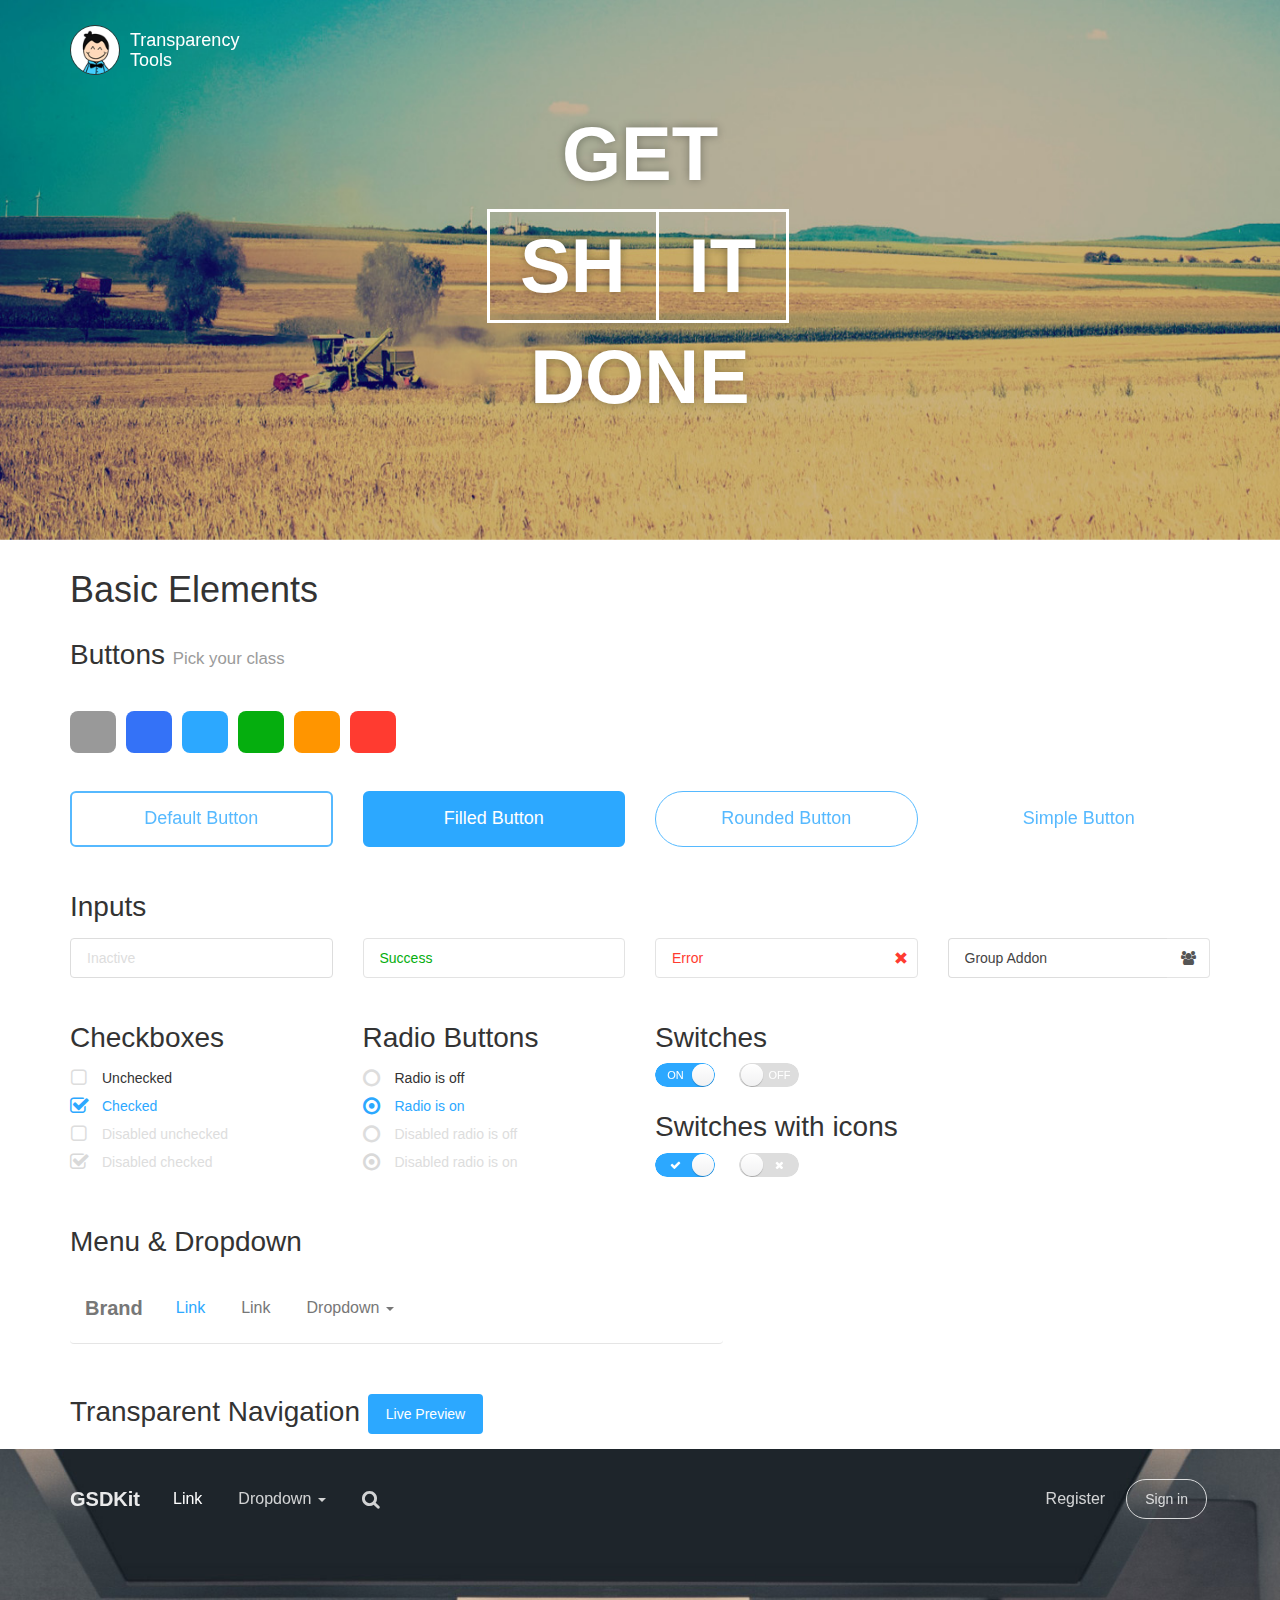
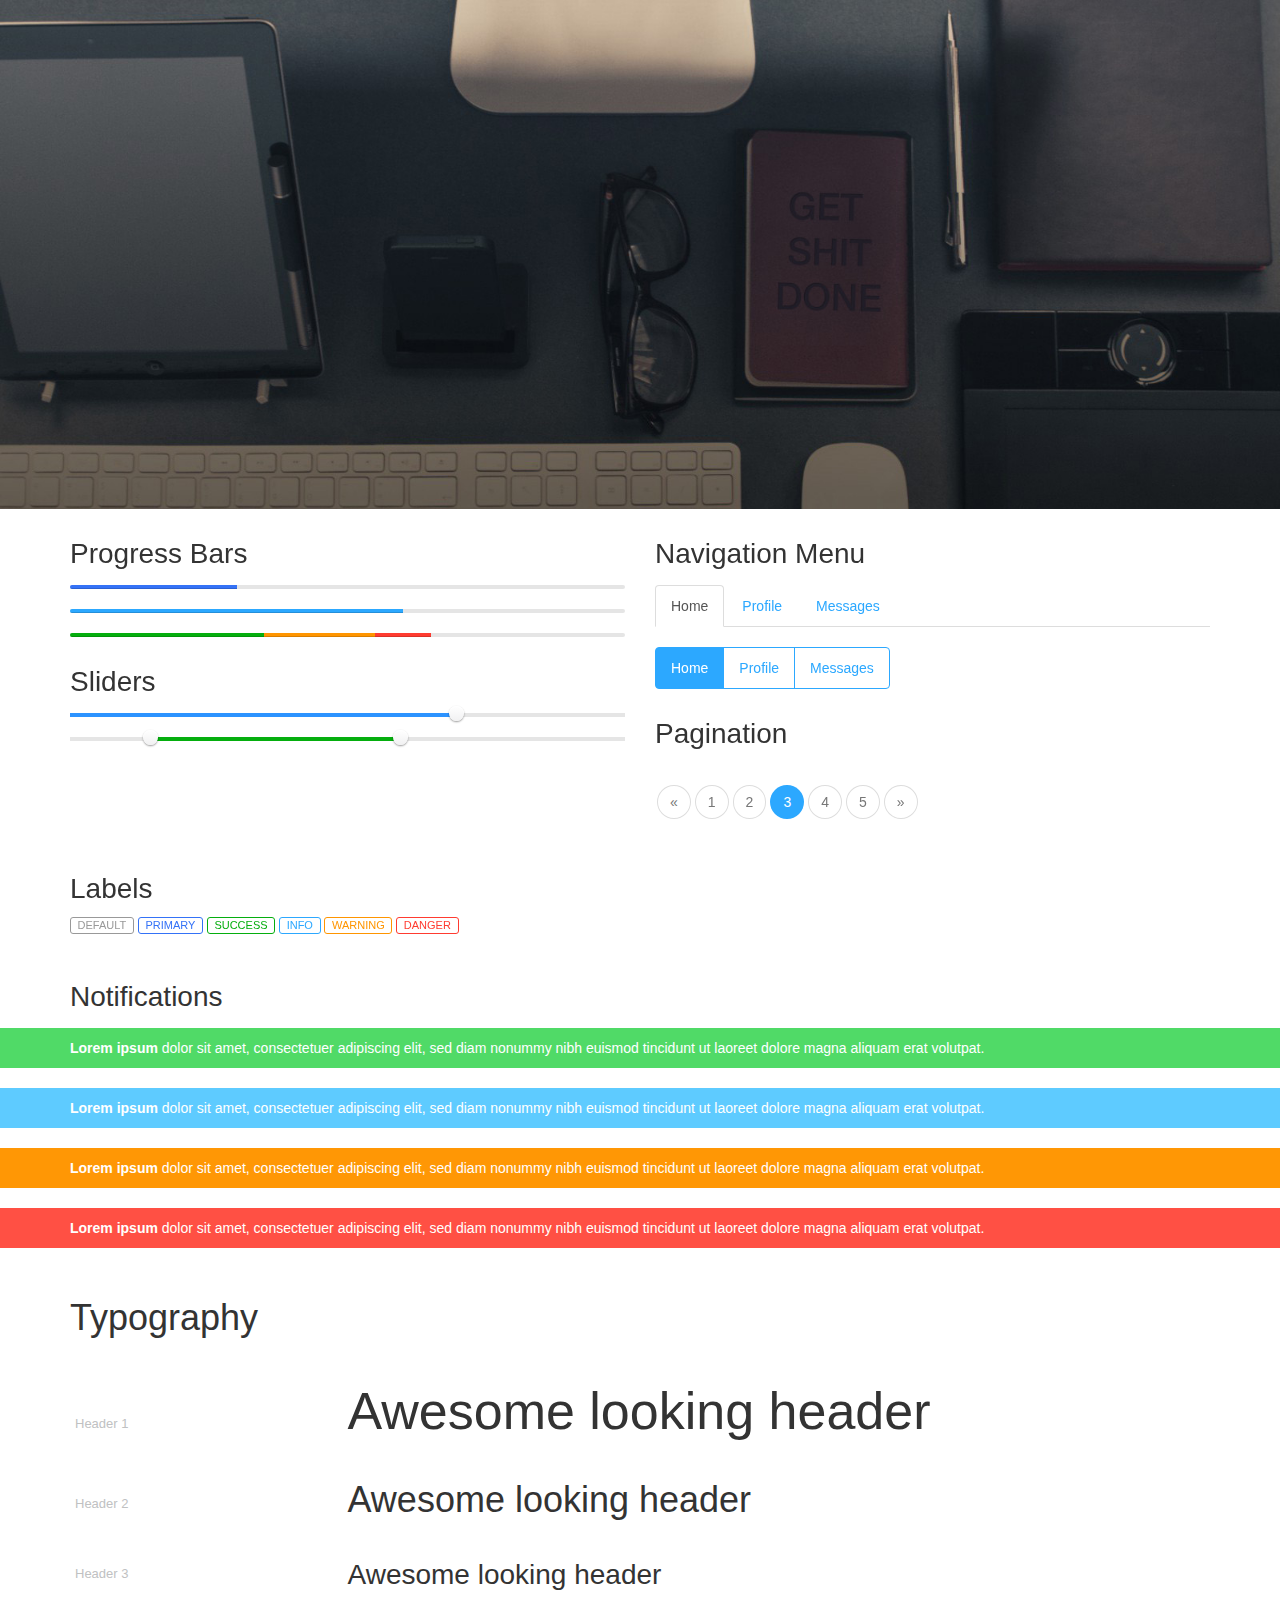
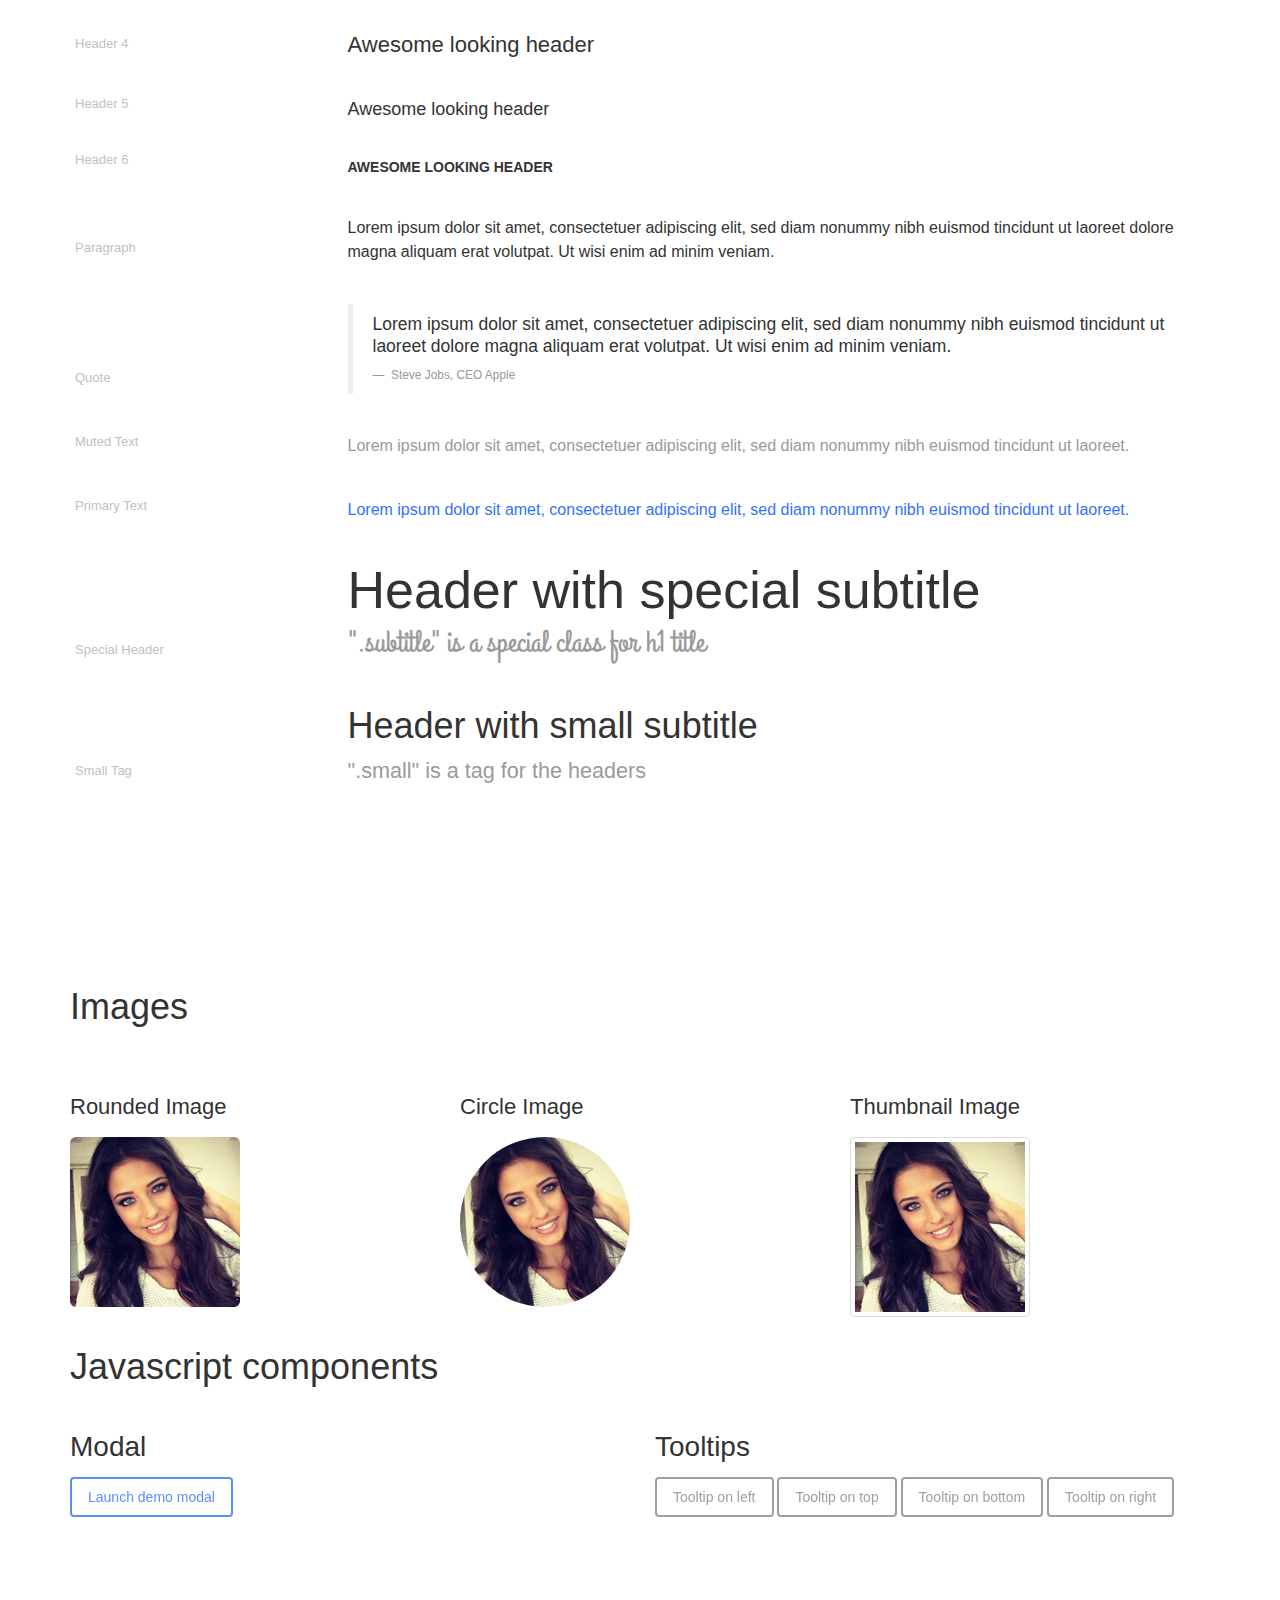
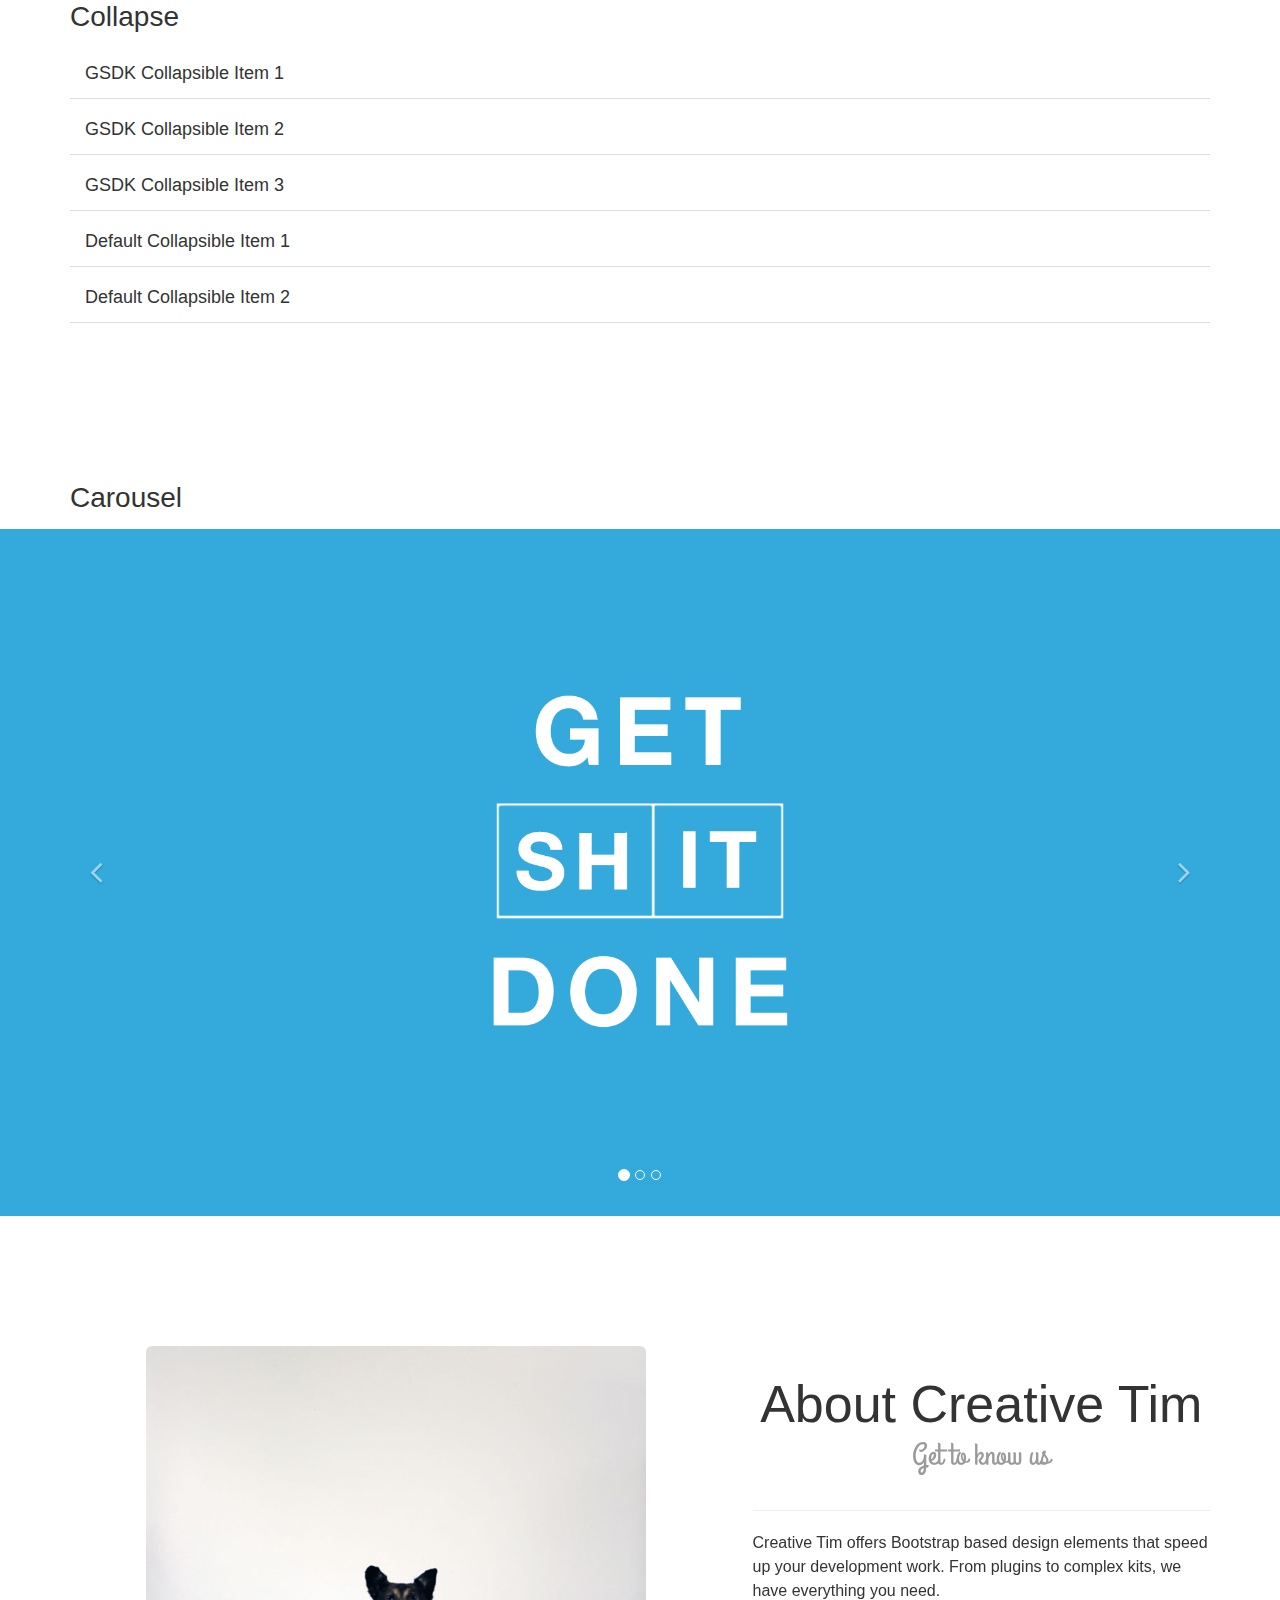
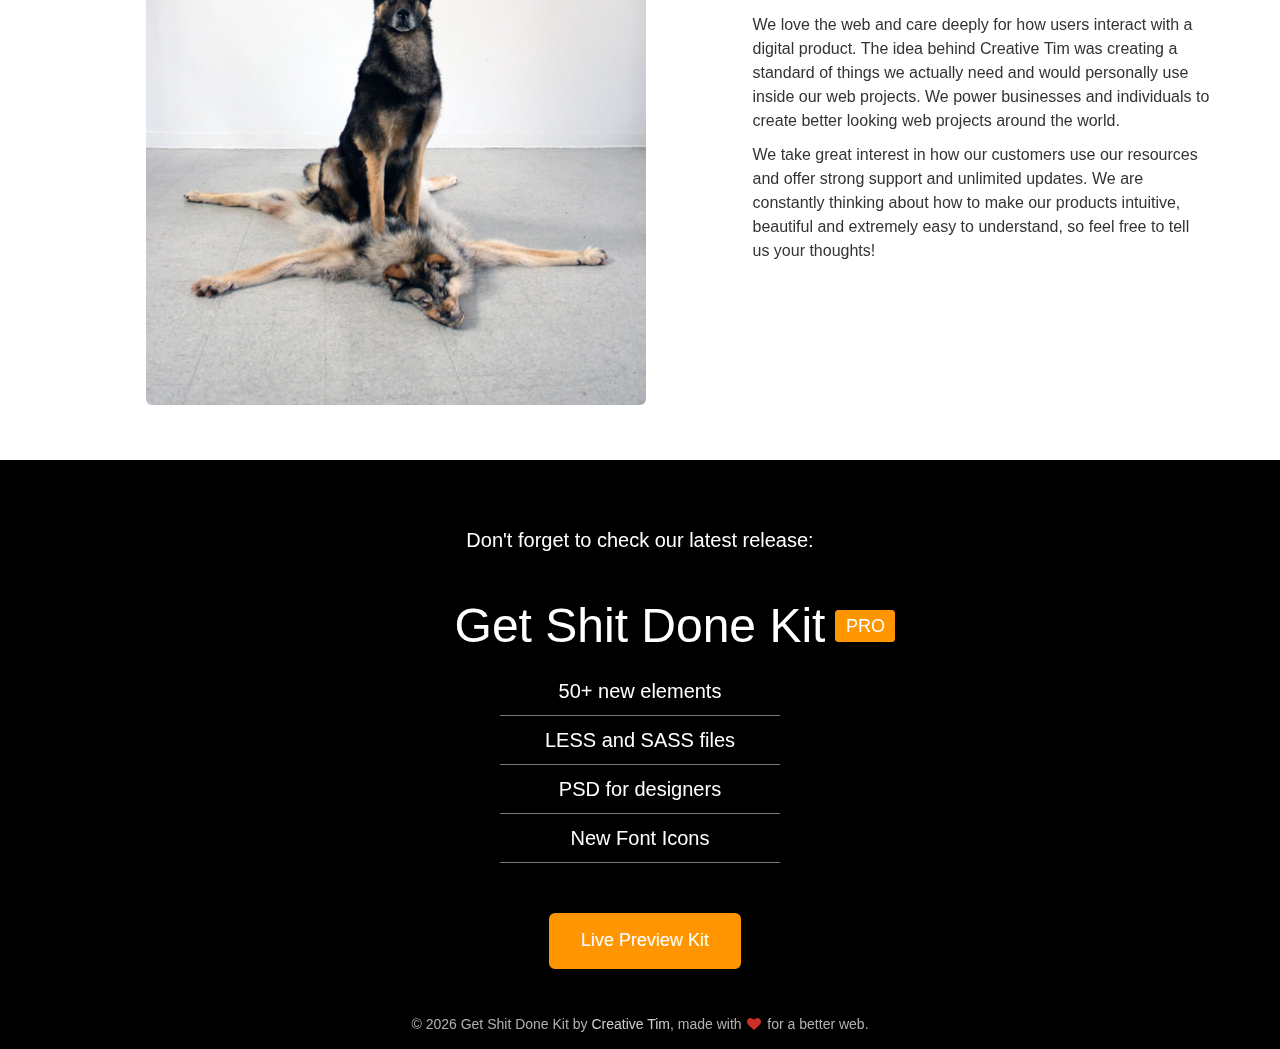
<file: 01/index.html>
<!doctype html>
<html lang="en">
<head>
	<meta charset="utf-8" />
	<link rel="apple-touch-icon" sizes="76x76" href="assets/img/apple-icon.png">
	<link rel="icon" type="image/png" href="assets/img/favicon.png">	
	
	<meta http-equiv="X-UA-Compatible" content="IE=edge,chrome=1" />
	<title>Get Shit Done Kit by Creative Tim</title>

	<meta content='width=device-width, initial-scale=1.0, maximum-scale=1.0, user-scalable=0' name='viewport' />
    <meta name="viewport" content="width=device-width" />
	
    <link href="bootstrap3/css/bootstrap.css" rel="stylesheet" />
	<link href="assets/css/gsdk.css" rel="stylesheet" />  
    <link href="assets/css/demo.css" rel="stylesheet" /> 
    
    <!--     Font Awesome     -->
    <link href="bootstrap3/css/font-awesome.css" rel="stylesheet">
    <link href='http://fonts.googleapis.com/css?family=Grand+Hotel' rel='stylesheet' type='text/css'>
</head>
<body>
<div id="navbar-full">
    <div class="container">
        <nav class="navbar navbar-ct-blue navbar-transparent navbar-fixed-top" role="navigation">
          
          <div class="container">
            <!-- Brand and toggle get grouped for better mobile display -->
            <div class="navbar-header">
                <button type="button" class="navbar-toggle" data-toggle="collapse" data-target="#bs-example-navbar-collapse-1">
                    <span class="sr-only">Toggle navigation</span>
                    <span class="icon-bar"></span>
                    <span class="icon-bar"></span>
                    <span class="icon-bar"></span>
                </button>
                <a href="http://creative-tim.com">
                     <div class="logo-container">
                        <div class="logo">
                            <img src="assets/img/new_logo.png">
                        </div>
                        <div class="brand">
                           Transparency Tools
                        </div>
                    </div>
                </a>
            </div>


          </div><!-- /.container-fluid -->
        </nav>
    </div><!--  end container-->
    
    <div class='blurred-container'>
        <div class="motto">
            <div>Get</div>
            <div class="border no-right-border">Sh</div><div class="border">it</div>
            <div>Done</div>
        </div>
        <div class="img-src" style="background-image: url('assets/img/cover_4.jpg')"></div>
        <div class='img-src blur' style="background-image: url('assets/img/cover_4_blur.jpg')"></div>
    </div>
    
</div>     
    


<div class="main">
    <div class="container tim-container">
       
        <div class="tim-title">
            <h2>Basic Elements</h2>
        </div>
        
        <div id="buttons">
                <div class="tim-title">
                    <h3>Buttons <small> Pick your class </small></h3>
                </div>
                
                <div class="row tim-row">
                    <div class="col-md-6">
                        <div class="pick-class">
                            <span class="pick-class-label label-default label-fill label-tooltip" data-toggle="tooltip" data-placement="top" title="Default" new-class="btn-default"> </span>
                            <span class="pick-class-label label-primary label-fill label-tooltip" data-toggle="tooltip" data-placement="top" title="Primary" new-class="btn-primary"> </span>
                            <span class="pick-class-label label-info label-fill label-tooltip" data-toggle="tooltip" data-placement="top" title="Info" new-class="btn-info"> </span>
                            <span class="pick-class-label label-success label-fill label-tooltip" data-toggle="tooltip" data-placement="top" title="Success" new-class="btn-success"> </span>
                            <span class="pick-class-label label-warning label-fill label-tooltip" data-toggle="tooltip" data-placement="top" title="Warning" new-class="btn-warning"> </span>
                            <span class="pick-class-label label-danger label-fill label-tooltip" data-toggle="tooltip" data-placement="top" title="Danger" new-class="btn-danger"> </span>
                        </div>
                    </div>
                </div>
                <div class="row tim-row" id="display-buttons" data-class="btn-info">
                    <div class="col-md-3 col-sm-6">
                        <button href="#fakelink" class="btn btn-block btn-lg btn-info">Default Button</button>
                    </div>
                    <div class="col-md-3 col-sm-6">
                        <button href="#fakelink" class="btn btn-block btn-lg btn-info btn-fill">Filled Button</button>
                    </div>
                    <div class="col-md-3 col-sm-6">
                        <button href="#fakelink" class="btn btn-block btn-lg btn-info btn-round">Rounded Button</button>
                    </div>
                    
                    <div class="col-md-3 col-sm-6">
                        <button href="#fakelink" class="btn btn-block btn-lg btn-info btn-simple">Simple Button</button>
                    </div>
                </div> <!-- end row -->               
        </div>
    <!-- end buttons div -->
    
        <div id="inputs">
            <div class="tim-title">
                <h3>Inputs</h3>
            </div>
            
             <div class="row">
                    <div class="col-sm-3">
                	<div class="form-group">
        	        	<input type="text" value="" placeholder="Inactive" class="form-control" />
                	</div>          
                </div>
                
                <div class="col-sm-3">
                  <div class="form-group has-success">
                    <input type="text" value="Success" class="form-control" />
                  </div>
                </div>
                
                <div class="col-sm-3">
                  <div class="form-group has-error has-feedback">
                    <input type="text" value="Error" class="form-control" />
                    <span class="glyphicon glyphicon-remove form-control-feedback"></span>
                  </div>
                </div>
    
                <div class="col-sm-3">
                	<div class="input-group">
                	<!-- 	   Since the css properties cannot check the previous sibling of an element and for the design consistency we recommend to use the "input-group-addon" after the "form-control" like in this example -->
                      <input type="text" value="Group Addon" class="form-control">
                      <span class="input-group-addon"><i class="fa fa-group"></i></span>
                    </div>       
                </div>
              </div> <!-- end row -->
            
            <div class="row">
                <div class="col-sm-3">
                    <div class="tim-title">
                        <h3>Checkboxes</h3>
                    </div>
                    
                      <label class="checkbox" for="checkbox1">
                        <input type="checkbox" value="" id="checkbox1" data-toggle="checkbox">
                        Unchecked
                      </label>
                      <label class="checkbox" for="checkbox2">
                        <input type="checkbox" value="" id="checkbox2" data-toggle="checkbox" checked>
                        Checked
                      </label>
                      <label class="checkbox" for="checkbox3">
                        <input type="checkbox" value="" id="checkbox3" data-toggle="checkbox" disabled>
                        Disabled unchecked
                      </label>
                      <label class="checkbox" for="checkbox4">
                        <input type="checkbox" value="" id="checkbox4" data-toggle="checkbox" disabled checked>
                        Disabled checked
                      </label>
                </div>
                
                <div class="col-sm-3">
                    <div class="tim-title">
                        <h3>Radio Buttons</h3>
                    </div>
                    
                       <label class="radio">
                        <input type="radio" name="optionsRadios" data-toggle="radio" id="optionsRadios1" value="option1">
                        <i></i>Radio is off
                      </label>
                      <label class="radio">
                        <input type="radio" name="optionsRadios" data-toggle="radio" id="optionsRadios2" value="option1" checked>
                        <i></i>Radio is on
                      </label>
            
                      <label class="radio">
                        <input type="radio" name="optionsRadiosDisabled" data-toggle="radio" id="optionsRadios3" value="option2" disabled>
                        <i></i>Disabled radio is off
                      </label>
                      <label class="radio">
                        <input type="radio" name="optionsRadiosDisabled" data-toggle="radio" id="optionsRadios4" value="option2" checked disabled>
                        <i></i>Disabled radio is on
                      </label>
                    
                </div>      
                
                <div class="col-sm-3">
                    <div class="tim-title">
                        <h3>Switches</h3>
                        <!--                    
                        
                        The colors for checkbox: ct-blue[default], ct-azure, ct-orange, ct-green, ct-red    
                        <input type="checkbox" checked data-toggle="switch" class="ct-red"/> 
                         
                         -->
                        <input type="checkbox" checked data-toggle="switch" class="ct-info"/>
                        <input type="checkbox" data-toggle="switch" />
                        <h3>Switches with icons</h3>
                        <div class="switch"
                          data-on-label="<i class='fa fa-check'></i>"
                          data-off-label="<i class='fa fa-times'></i>">
                          <input type="checkbox" checked/>
                        </div>
                        <div class="switch"
                          data-on-label="<i class='fa fa-check'></i>"
                          data-off-label="<i class='fa fa-times'></i>">
                          <input type="checkbox"/>
                        </div>
                    </div>
                </div> 
  
                <div class="col-sm-3">
                   
                </div>               
                    
            </div><!--  end row -->
    
        </div><!--  end inputs -->
        
        <div id="menu-dropdown">
            <div class="row">
                <div class="col-md-7">
                    <div class="tim-title">
                        <h3>Menu & Dropdown</h3>
                    </div>
                    
                    <div id="navbar">
                        <nav class="navbar navbar-default">
                          <div class="container-fluid">
                            <!-- Brand and toggle get grouped for better mobile display -->
                            <div class="navbar-header">
                              <button type="button" class="navbar-toggle" data-toggle="collapse" data-target="#bs-example-navbar-collapse-1">
                                <span class="sr-only">Toggle navigation</span>
                                <span class="icon-bar"></span>
                                <span class="icon-bar"></span>
                                <span class="icon-bar"></span>
                              </button>
                              <a class="navbar-brand" href="#gsdk">Brand</a>
                            </div>
                        
                            <!-- Collect the nav links, forms, and other content for toggling -->
                            <div class="collapse navbar-collapse" id="bs-example-navbar-collapse-1">
                              <ul class="nav navbar-nav">
                                <li class="active"><a href="#gsdk">Link</a></li>
                                <li><a href="#gsdk">Link</a></li>
                                <li class="dropdown">
                                  <a href="#gsdk" class="dropdown-toggle" data-toggle="dropdown">Dropdown <b class="caret"></b></a>
                                  <ul class="dropdown-menu">
                                    <li><a href="#gsdk">Action</a></li>
                                    <li><a href="#gsdk">Another action</a></li>
                                    <li><a href="#gsdk">Something else here</a></li>
                                    <li class="divider"></li>
                                    <li><a href="#gsdk">Separated link</a></li>
                                    <li class="divider"></li>
                                    <li><a href="#gsdk">One more separated link</a></li>
                                  </ul>
                                </li>
                              </ul>
                            </div><!-- /.navbar-collapse -->
                          </div><!-- /.container-fluid -->
                        </nav>
                    
                    </div><!--  end navbar -->
                    
                </div>
                
            </div> <!-- end row -->
        </div> <!-- end menu-dropdown -->
        <div class="tim-title">
        <h3>Transparent Navigation
             <a href="navbar-transparent.html" target="_blank" class="btn btn-info btn-fill">Live Preview</a>
        </h3>


    </div>
    </div>
</div>
 <div id="navbar-full">
    <div id="navbar">
    <div class="navigation-example">
         <nav class="navbar navbar-default navbar-transparent" role="navigation-demo">
          <div class="container">
            <!-- Brand and toggle get grouped for better mobile display -->
            <div class="navbar-header">
              <button type="button" class="navbar-toggle" data-toggle="collapse" data-target="#navigation-example-2">
                <span class="sr-only">Toggle navigation</span>
                <span class="icon-bar"></span>
                <span class="icon-bar"></span>
                <span class="icon-bar"></span>
              </button>
              <a class="navbar-brand" href="#gsdk">GSDKit</a>
            </div>
        
        <!-- Collect the nav links, forms, and other content for toggling -->
            <div class="collapse navbar-collapse" id="navigation-example-2">
              <ul class="nav navbar-nav">
                <li class="active"><a href="#gsdk">Link</a></li>
                <li class="dropdown">
                      <a href="#gsdk" class="dropdown-toggle" data-toggle="dropdown">Dropdown <b class="caret"></b></a>
                      <ul class="dropdown-menu">
                        <li><a href="#gsdk">Action</a></li>
                        <li><a href="#gsdk">Another action</a></li>
                        <li><a href="#gsdk">Something</a></li>
                        <li><a href="#gsdk">Another action</a></li>
                        <li><a href="#gsdk">Something</a></li>
                        <li class="divider"></li>
                        <li><a href="#gsdk">Separated link</a></li>
                      </ul>
                </li>
                <li>
                    <a href="javascript:void(0);" data-toggle="search" class="hidden-xs"><i class="fa fa-search"></i></a>
                </li>
              </ul>
               <form class="navbar-form navbar-left navbar-search-form" role="search">                  
                 <div class="form-group">
                      <input type="text" value="" class="form-control" placeholder="Search...">
                 </div> 
              </form>
              <ul class="nav navbar-nav navbar-right">
                    <li><a href="#gsdk">Register</a></li>
                    
                    <li><button href="#gsdk" class="btn btn-round btn-default">Sign in</button></li>
               </ul>
              
            </div><!-- /.navbar-collapse -->

          </div><!-- /.container-fluid -->
        </nav>        
            <div class="img-src" style="background-image: url('assets/img/bg.jpg')"></div>
        </div>
    </div><!--  end navbar -->

</div> <!-- end menu-dropdown -->

<div class="main">
    <div class="container tim-container">
         <div id="sliders-navigation">
            <div class="row">
                <div class="col-md-6 ">
                    <div class="tim-title">
                        <h3>Progress Bars</h3>
                    </div>
                    <div class="progress">
                      <div class="progress-bar" role="progressbar" aria-valuenow="60" aria-valuemin="0" aria-valuemax="100" style="width: 30%;">
                        <span class="sr-only">60% Complete</span>
                      </div>
                    </div>
                    <div class="progress">
                      <div class="progress-bar progress-bar-info" role="progressbar" aria-valuenow="60" aria-valuemin="0" aria-valuemax="100" style="width: 60%;">
                        <span class="sr-only">60% Complete</span>
                      </div>
                    </div>
                    <div class="progress">
                      <div class="progress-bar progress-bar-success" style="width: 35%">
                        <span class="sr-only">35% Complete (success)</span>
                      </div>
                      <div class="progress-bar progress-bar-warning" style="width: 20%">
                        <span class="sr-only">20% Complete (warning)</span>
                      </div>
                      <div class="progress-bar progress-bar-danger" style="width: 10%">
                        <span class="sr-only">10% Complete (danger)</span>
                      </div>
                    </div>
                    <div class="tim-title">
                        <h3>Sliders</h3>
                    </div>
                    <div id="slider-default" class="slider-info"></div>
                    <br>
                    <div id="slider-range" class="slider-success"></div>
                    
                </div>
                
                <div class="col-md-6">
                     <div class="tim-title">
                        <h3>Navigation Menu</h3>
                    </div>    
                    
                    <ul class="nav nav-tabs">
                      <li class="active"><a href="#Bla">Home</a></li>
                      <li><a href="#nice">Profile</a></li>
                      <li><a href="#best">Messages</a></li>
                      
                    </ul>
                    <br />
                    <ul class="nav nav-pills">
                     <!--  color-classes: "ct-blue", "ct-azure", "ct-orange", "ct-red", "ct-green"
                           special-classes: "no-border"        
                     -->
                      <li class="active"><a href="#gsdk">Home</a></li>
                      <li><a href="#gsdk"> Profile</a></li>
                      <li><a href="#gsdk">Messages</a></li>
                    </ul>
                    
                    <div class="tim-title">
                        <h3>Pagination</h3>
                    </div>  
                    <ul class="pagination"> 
                     <!--   color-classes: "ct-blue", "ct-azure", "ct-orange", "ct-red", "ct-green"
                            special-classes: "no-border"        
                     -->
                      <li><a href="#gsdk">&laquo;</a></li>
                      <li><a href="#gsdk">1</a></li>
                      <li><a href="#gsdk">2</a></li>
                      <li class="active"><a href="#gsdk">3</a></li>
                      <li><a href="#gsdk">4</a></li>
                      <li><a href="#gsdk">5</a></li>
                      <li><a href="#gsdk">&raquo;</a></li>
                    </ul>      
                </div>
            </div>
        </div><!--  end sliders-navigation -->
        
        
        <div id="labels-badges">
            <div class="row">
                <div class="col-md-6">
                    <div class="tim-title">
                        <h3>Labels</h3>
                        <span class="label label-default">Default</span>
                        <span class="label label-primary">Primary</span>
                        <span class="label label-success">Success</span>
                        <span class="label label-info">Info</span>
                        <span class="label label-warning">Warning</span>
                        <span class="label label-danger">Danger</span>
                    </div>
                </div>
                <div class="col-md-6">
                </div>
            </div> <!-- end row -->
        </div> <!-- end labels-badges -->
        <div class="tim-title">
            <h3>Notifications</h3>
        </div> 
    </div>
</div>

<div id="notifications">
<!--            De scris la tutorial sa bage in container  -->
    <div class="alert alert-success">
        <div class="container">
        <b>Lorem ipsum</b> dolor sit amet, consectetuer adipiscing elit, sed diam nonummy nibh euismod tincidunt ut laoreet dolore magna aliquam erat volutpat.
        </div>
    </div>
    <div class="alert alert-info">
        <div class="container">
        <b>Lorem ipsum</b> dolor sit amet, consectetuer adipiscing elit, sed diam nonummy nibh euismod tincidunt ut laoreet dolore magna aliquam erat volutpat.
        </div>
    </div>
    <div class="alert alert-warning">
         <div class="container">
             <b>Lorem ipsum</b> dolor sit amet, consectetuer adipiscing elit, sed diam nonummy nibh euismod tincidunt ut laoreet dolore magna aliquam erat volutpat.
        </div>
    </div>
    <div class="alert alert-danger">
         <div class="container">
             <b>Lorem ipsum</b> dolor sit amet, consectetuer adipiscing elit, sed diam nonummy nibh euismod tincidunt ut laoreet dolore magna aliquam erat volutpat.
        </div>
    </div>
    <div class="clearfix"></div>
</div><!--  end notifications -->    
        
<div class="main">
    <div class="container tim-container">
        <div class="tim-title">
            <h2>Typography</h2>
        </div>   
        <div id="typography">
            <div class="row">
                <div class="tim-typo">
                    <h1><span class="tim-note">Header 1</span>Awesome looking header </h1>
                </div>
                <div class="tim-typo">
                    <h2><span class="tim-note">Header 2</span>Awesome looking header</h2>
                </div>
                <div class="tim-typo">
                    <h3><span class="tim-note">Header 3</span>Awesome looking header</h3>
                </div>
                <div class="tim-typo">
                    <h4><span class="tim-note">Header 4</span>Awesome looking header</h4>
                </div>
                <div class="tim-typo">
                    <h5><span class="tim-note">Header 5</span>Awesome looking header</h5>
                </div>
                 <div class="tim-typo">
                    <h6><span class="tim-note">Header 6</span>Awesome looking header</h6>
                </div>
                <div class="tim-typo">
                    <p><span class="tim-note">Paragraph</span>            Lorem ipsum dolor sit amet, consectetuer adipiscing elit, sed diam nonummy nibh euismod tincidunt ut laoreet dolore magna aliquam erat volutpat. Ut wisi enim ad minim veniam.</p>
                </div>
                <div class="tim-typo">
                    <span class="tim-note">Quote</span>      
                    <blockquote> 
                     <p>
                     Lorem ipsum dolor sit amet, consectetuer adipiscing elit, sed diam nonummy nibh euismod tincidunt ut laoreet dolore magna aliquam erat volutpat. Ut wisi enim ad minim veniam.
                     </p>
                     <small>
                     Steve Jobs, CEO Apple
                     </small>
                    </blockquote>
                </div>
                
                <div class="tim-typo">
                    <span class="tim-note">Muted Text</span>
                    <p class="text-muted">            
                    Lorem ipsum dolor sit amet, consectetuer adipiscing elit, sed diam nonummy nibh euismod tincidunt ut laoreet.
                    </p>
                </div> 
                <div class="tim-typo">
                    <!-- 
                    
                     there are also "text-info", "text-success", "text-warning", "text-warning" clases for the text 
                     
                     -->
                    <span class="tim-note">Primary Text</span>
                    <p class="text-primary">            
                    Lorem ipsum dolor sit amet, consectetuer adipiscing elit, sed diam nonummy nibh euismod tincidunt ut laoreet.
                    </p>
                </div> 
                <div class="tim-typo">
                    <h1><span class="tim-note">Special Header</span>Header with special subtitle <small class="subtitle">".subtitle" is a special class for h1 title</small> </h1>
                </div>
                <div class="tim-typo">
                    <h2><span class="tim-note">Small Tag</span>Header with small subtitle <br><small>".small" is a tag for the headers</small> </h2>
                </div>                                  
            </div>
        </div> 
        <!--   end typography -->
        <div class="space"></div>
        <div id="images">
             <div class="tim-title">
                <h2>Images</h2>
            </div>
            <br>
            <div class="row">
                <div class="col-md-4 col-sm-6">
                    <h4>Rounded Image</h4>
                    <img src="assets/img/mockup.png" alt="Rounded Image" class="img-rounded">
                    
                </div>
                <div class="col-md-4 col-sm-6">
                    <h4>Circle Image</h4>
                    <img src="assets/img/mockup.png" alt="Circle Image" class="img-circle">
                   
                </div>
                <div class="col-md-4 col-sm-6">
                    <h4>Thumbnail Image</h4>
                    <img src="assets/img/mockup.png" alt="Thumbnail Image" class="img-thumbnail">
                    
                </div>
            </div>
            <div class="row">
            
            </div>
        </div>  
    <!--   end images -->
        
        <div class="tim-title">
            <h2>Javascript components</h2>
        </div>
        
        <div class="row">
            <div class="col-md-6">
                <div class="tim-title">
                    <h3>Modal</h3>
                </div>
                
                <!-- Button trigger modal -->
                <button class="btn btn-primary" data-toggle="modal" data-target="#myModal">
                  Launch demo modal
                </button>
                
                <!-- Modal -->
                <div class="modal fade" id="myModal" tabindex="-1" role="dialog" aria-labelledby="myModalLabel" aria-hidden="true">
                  <div class="modal-dialog">
                    <div class="modal-content">
                      <div class="modal-header">
                        <button type="button" class="close" data-dismiss="modal" aria-hidden="true">&times;</button>
                        <h4 class="modal-title" id="myModalLabel">Modal title</h4>
                      </div>
                      <div class="modal-body">
                        ...
                      </div>
                      <div class="modal-footer">
                        <button type="button" class="btn btn-default btn-simple" data-dismiss="modal">Close</button>
                        <div class="divider"></div>
                        <button type="button" class="btn btn-info btn-simple">Save</button>
                      </div>
                    </div>
                  </div>
                </div>
                
                
            </div>
            
         <!--    end modal -->
            
            <div class="col-md-6">
                <div id="tooltips">
                    <div class="tim-title">
                        <h3>Tooltips</h3>
                    </div>
                    <button type="button" class="btn btn-default btn-tooltip" data-toggle="tooltip" data-placement="left" title="Tooltip on left">Tooltip on left</button>
        
        <button type="button" class="btn btn-default btn-tooltip" data-toggle="tooltip" data-placement="top" title="Tooltip on top">Tooltip on top</button>
        
        <button type="button" class="btn btn-default btn-tooltip" data-toggle="tooltip" data-placement="bottom" title="Tooltip on bottom">Tooltip on bottom</button>
        
        <button type="button" class="btn btn-default btn-tooltip" data-toggle="tooltip" data-placement="right" title="Tooltip on right">Tooltip on right</button>
                </div>
            </div>
            <div class="clearfix"></div><br><br>
        <!--     end tooltips -->
            
        </div><!--  end row -->
    
        <div class="tim-title">
            <h3>Collapse</h3>
        </div>
        <div id="acordeon">
            
            <div class="panel-group" id="accordion">
              <div class="panel panel-default">
                <div class="panel-heading">
                  <h4 class="panel-title">
                    <a data-target="#collapseOne" href="#collapseOne" data-toggle="gsdk-collapse">
                      GSDK Collapsible Item 1
                    </a>
                  </h4>
                </div>
                <div id="collapseOne" class="panel-collapse collapse">
                  <div class="panel-body">
                    Anim pariatur cliche reprehenderit, enim eiusmod high life accusamus terry richardson ad squid. 3 wolf moon officia aute, non cupidatat skateboard dolor brunch. Food truck quinoa nesciunt laborum eiusmod. Brunch 3 wolf moon tempor, sunt aliqua put a bird on it squid single-origin coffee nulla assumenda shoreditch et. Nihil anim keffiyeh helvetica, craft beer labore wes anderson cred nesciunt sapiente ea proident. Ad vegan excepteur butcher vice lomo. Leggings occaecat craft beer farm-to-table, raw denim aesthetic synth nesciunt you probably haven't heard of them accusamus labore sustainable VHS.
                  </div>
                </div>
              </div>
              <div class="panel panel-default">
                <div class="panel-heading">
                  <h4 class="panel-title">
                    <a data-target="#collapseTwo" href="#collapseTwo" data-toggle="gsdk-collapse">
                      GSDK Collapsible Item 2
                    </a>
                  </h4>
                </div>
                <div id="collapseTwo" class="panel-collapse collapse">
                  <div class="panel-body">
                    Anim pariatur cliche reprehenderit, enim eiusmod high life accusamus terry richardson ad squid. 3 wolf moon officia aute, non cupidatat skateboard dolor brunch. Food truck quinoa nesciunt laborum eiusmod. Brunch 3 wolf moon tempor, sunt aliqua put a bird on it squid single-origin coffee nulla assumenda shoreditch et. Nihil anim keffiyeh helvetica, craft beer labore wes anderson cred nesciunt sapiente ea proident. Ad vegan excepteur butcher vice lomo. Leggings occaecat craft beer farm-to-table, raw denim aesthetic synth nesciunt you probably haven't heard of them accusamus labore sustainable VHS.
                  </div>
                </div>
              </div>
              <div class="panel panel-default">
                <div class="panel-heading">
                  <h4 class="panel-title">
                    <a data-target="#collapseThree" href="#collapseTwo" data-toggle="gsdk-collapse">
                      GSDK Collapsible Item 3
                    </a>
                  </h4>
                </div>
                <div id="collapseThree" class="panel-collapse collapse">
                  <div class="panel-body">
                    Anim pariatur cliche reprehenderit, enim eiusmod high life accusamus terry richardson ad squid. 3 wolf moon officia aute, non cupidatat skateboard dolor brunch. Food truck quinoa nesciunt laborum eiusmod. Brunch 3 wolf moon tempor, sunt aliqua put a bird on it squid single-origin coffee nulla assumenda shoreditch et. Nihil anim keffiyeh helvetica, craft beer labore wes anderson cred nesciunt sapiente ea proident. Ad vegan excepteur butcher vice lomo. Leggings occaecat craft beer farm-to-table, raw denim aesthetic synth nesciunt you probably haven't heard of them accusamus labore sustainable VHS.
                  </div>
                </div>
              </div>
              <div class="panel panel-default">
                <div class="panel-heading">
                  <h4 class="panel-title">
                    <a data-toggle="collapse" href="#collapseFour">
                      Default Collapsible Item 1
                    </a>
                  </h4>
                </div>
                <div id="collapseFour" class="panel-collapse collapse">
                  <div class="panel-body">
                    Anim pariatur cliche reprehenderit, enim eiusmod high life accusamus terry richardson ad squid. 3 wolf moon officia aute, non cupidatat skateboard dolor brunch. Food truck quinoa nesciunt laborum eiusmod. Brunch 3 wolf moon tempor, sunt aliqua put a bird on it squid single-origin coffee nulla assumenda shoreditch et. Nihil anim keffiyeh helvetica, craft beer labore wes anderson cred nesciunt sapiente ea proident. Ad vegan excepteur butcher vice lomo. Leggings occaecat craft beer farm-to-table, raw denim aesthetic synth nesciunt you probably haven't heard of them accusamus labore sustainable VHS.
                  </div>
                </div>
              </div>
              <div class="panel panel-default">
                <div class="panel-heading">
                  <h4 class="panel-title">
                    <a data-toggle="collapse" href="#collapseFive">
                      Default Collapsible Item 2
                    </a>
                  </h4>
                </div>
                <div id="collapseFive" class="panel-collapse collapse">
                  <div class="panel-body">
                    Anim pariatur cliche reprehenderit, enim eiusmod high life accusamus terry richardson ad squid. 3 wolf moon officia aute, non cupidatat skateboard dolor brunch. Food truck quinoa nesciunt laborum eiusmod. Brunch 3 wolf moon tempor, sunt aliqua put a bird on it squid single-origin coffee nulla assumenda shoreditch et. Nihil anim keffiyeh helvetica, craft beer labore wes anderson cred nesciunt sapiente ea proident. Ad vegan excepteur butcher vice lomo. Leggings occaecat craft beer farm-to-table, raw denim aesthetic synth nesciunt you probably haven't heard of them accusamus labore sustainable VHS.
                  </div>
                </div>
              </div>
            </div>
            
        </div><!--  end acordeon -->
        
        <div class="space"></div>
        <div class="tim-title">
            <h3>Carousel</h3>
        </div>
    </div>
</div>
<div id="carousel">
    <!--    
            IMPORTANT - This carousel can have a special class for a smooth transition "gsdk-transition". Since javascript cannot be overwritten, if you want to use it, you can use the bootstrap.js or bootstrap.min.js from the GSDKit or you can open your bootstrap.js file, search for "emulateTransitionEnd(600)" and change it with "emulateTransitionEnd(1200)"     
            
    -->
    <div id="carousel-example-generic" class="carousel slide" data-ride="carousel">
      <!-- Indicators -->
      <ol class="carousel-indicators">
        <li data-target="#carousel-example-generic" data-slide-to="0" class="active"></li>
        <li data-target="#carousel-example-generic" data-slide-to="1"></li>
        <li data-target="#carousel-example-generic" data-slide-to="2"></li>
      </ol>
    
      <!-- Wrapper for slides -->
      <div class="carousel-inner">
        <div class="item active">
          <img src="assets/img/carousel_blue.png" alt="Awesome Image">
        </div>
        <div class="item">
          <img src="assets/img/carousel_green.png" alt="Awesome Image">
        </div>
        <div class="item">
          <img src="assets/img/carousel_red.png" alt="Awesome Image">
        </div>
      </div>
    
      <!-- Controls -->
      <a class="left carousel-control" href="#carousel-example-generic" data-slide="prev">
        <span class="fa fa-angle-left"></span>
      </a>
      <a class="right carousel-control" href="#carousel-example-generic" data-slide="next">
        <span class="fa fa-angle-right"></span>
      </a>
    </div>
</div> <!-- end carousel -->
<div class="main">
    <div class="container tim-container">
        <div id="extras">
            <div class="space"></div>
            <div class="row">
                <div class="col-md-7 col-md-offset-0 col-sm-10 col-sm-offset-1">
                    <div class="text-center">
                        <img src="assets/img/dulau.jpg" alt="Rounded Image" class="img-rounded img-responsive img-dog">
                    </div>
                </div>
                <div class="col-md-5 col-sm-12">
                                <h1 class="text-center">About Creative Tim
                                
                                <small class="subtitle">Get to know us</small></h1>
                                <hr>
                                <p>
                                Creative Tim offers Bootstrap based design elements that speed up your development work. From plugins to complex kits, we have everything you need. 
                                </p>
                                <p>
                                    We love the web and care deeply for how users interact with a digital product. The idea behind Creative Tim was creating a standard of things we actually need and would personally use inside our web projects. We power businesses and individuals to create better looking web projects around the world.
                                </p>
                                <p>
                                We take great interest in how our customers use our resources and offer strong support and unlimited updates. We are constantly thinking about how to make our products intuitive, beautiful and extremely easy to understand, so feel free to tell us your thoughts!                                   
                                </p>

                </div>
            </div>
        </div>
    <!--     end extras -->    
    </div>
<!-- end container -->
<div class="space-30"></div>
</div>


<!-- end main -->

<div class="parallax-pro">
    <div class="img-src" style="background-image: url('http://get-shit-done-pro.herokuapp.com/assets/img/bg6.jpg');"></div>
    <div class="container">
        <div class="row">
            <div class="col-md-12 text-center">
                <h1>
                    <small>
                       Don't forget to check our latest release:<a>
                    </small>
                </h1>
            </div>
            <div class="col-md-6 col-md-offset-3 col-md-12 text-center">
                <h1 class="hello text-center">
                   <a href="http://gsdk.creative-tim.com">Get Shit Done Kit <span class="label label-warning"> Pro</span></a>
                   <small>
                    <ul class="list-unstyled">
                        <li>50+ new elements</li>
                        <li>LESS and SASS files</li>
                        <li>PSD for designers</li>
                        <li>New Font Icons </li>
                    </ul>
                    </small>
                </h1>
                 <div class="actions">
                     <a class="btn btn-lg btn-warning btn-fill" href="http://gsdk.creative-tim.com/?ref=get-shit-done">Live Preview Kit</a>
                </div>
            </div>
        </div>
        <div class="space-30"></div>
        <div class="row">
             <div class="col-md-12 text-center">
                <div class="credits">
                    &copy; <script>document.write(new Date().getFullYear())</script> Get Shit Done Kit by <a href="http://creative-tim.com"> Creative Tim</a>, made with <i class="fa fa-heart heart" alt="love"></i> for a better web.
                </div>
            </div>
        </div>
    </div>

</div>

</body>

    <script src="jquery/jquery-1.10.2.js" type="text/javascript"></script>
	<script src="assets/js/jquery-ui-1.10.4.custom.min.js" type="text/javascript"></script>

	<script src="bootstrap3/js/bootstrap.js" type="text/javascript"></script>
	<script src="assets/js/gsdk-checkbox.js"></script>
	<script src="assets/js/gsdk-radio.js"></script>
	<script src="assets/js/gsdk-bootstrapswitch.js"></script>
	<script src="assets/js/get-shit-done.js"></script>
    <script src="assets/js/custom.js"></script>

<script type="text/javascript">
         
    $('.btn-tooltip').tooltip();
    $('.label-tooltip').tooltip();
    $('.pick-class-label').click(function(){
        var new_class = $(this).attr('new-class');  
        var old_class = $('#display-buttons').attr('data-class');
        var display_div = $('#display-buttons');
        if(display_div.length) {
        var display_buttons = display_div.find('.btn');
        display_buttons.removeClass(old_class);
        display_buttons.addClass(new_class);
        display_div.attr('data-class', new_class);
        }
    });
    $( "#slider-range" ).slider({
		range: true,
		min: 0,
		max: 500,
		values: [ 75, 300 ],
	});
	$( "#slider-default" ).slider({
			value: 70,
			orientation: "horizontal",
			range: "min",
			animate: true
	});
	$('.carousel').carousel({
      interval: 4000
    });
      
    
</script>
</html>
</file>
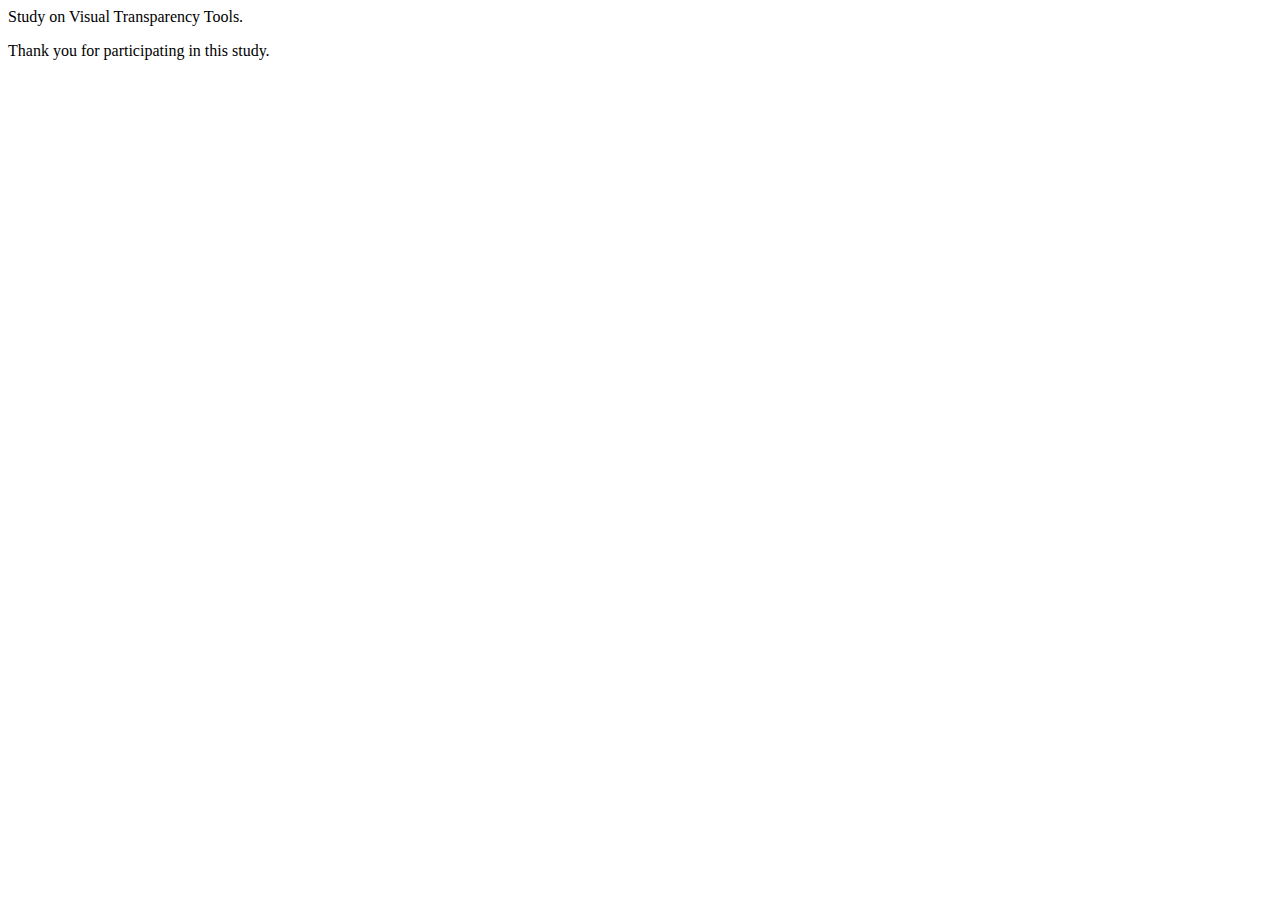
<file: index2.html>
<!DOCTYPE html>
<html lang="en">
<head>
    <meta charset="UTF-8">
    <title>Questionnaire</title>
</head>
<body
        class=""
        ng-app="questionnaire-page-2"
        ng-controller="Questionnaire as page" >
<!-- add init fxn -->
    <div class="header">
        Study on Visual Transparency Tools.
    </div>

    <div class="page welcome-page">
        <p>Thank you for participating in this study.</p>
    </div>





  <!-- Introductory page -->
  <!-- pages -->

  <!-- page 01 -->


  <!-- page 02 -->


  <!-- terminator page -->

</body>
</html>
</file>
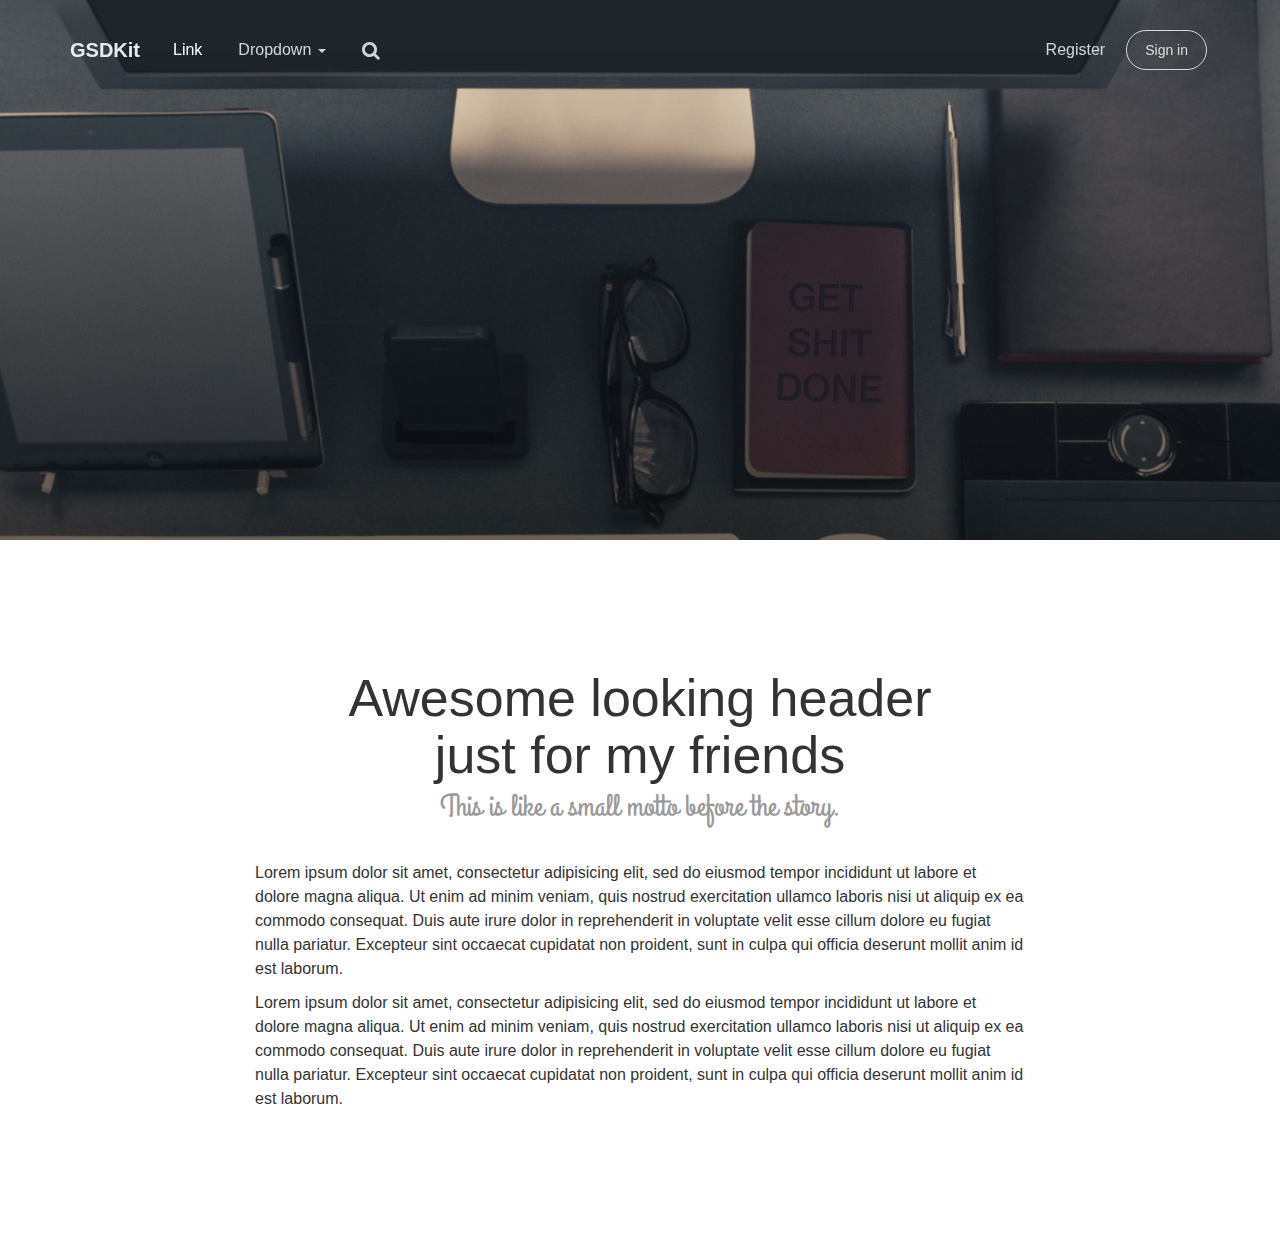
<file: 01/navbar-transparent.html>
<!doctype html>
<html lang="en">
<head>
	<meta charset="utf-8" />
	<link rel="apple-touch-icon" sizes="76x76" href="assets/img/apple-icon.png">
	<link rel="icon" type="image/png" href="assets/img/favicon.png">	
	
	<meta http-equiv="X-UA-Compatible" content="IE=edge,chrome=1" />
	<title>Get Shit Done Kit by Creative Tim</title>

	<meta content='width=device-width, initial-scale=1.0, maximum-scale=1.0, user-scalable=0' name='viewport' />
    <meta name="viewport" content="width=device-width" />
	
    <link href="bootstrap3/css/bootstrap.css" rel="stylesheet" />
    <link href="bootstrap3/css/font-awesome.css" rel="stylesheet" />
    
	<link href="assets/css/gsdk.css" rel="stylesheet" />   
    <link href="assets/css/demo.css" rel="stylesheet" /> 

    <!--     Font Awesome     -->
    <link href="http://netdna.bootstrapcdn.com/font-awesome/4.0.3/css/font-awesome.css" rel="stylesheet">
    <link href='http://fonts.googleapis.com/css?family=Grand+Hotel' rel='stylesheet' type='text/css'>
  
</head>

<body>
 <div id="navbar-full">
    <div id="navbar">
    <!--    
        navbar-default can be changed with navbar-ct-blue navbar-ct-azzure navbar-ct-red navbar-ct-green navbar-ct-orange  
        -->
        <nav class="navbar navbar-ct-blue navbar-transparent navbar-fixed-top" role="navigation">
          <div class="alert alert-success hidden">
            <div class="container">
                <b>Lorem ipsum</b> dolor sit amet, consectetuer adipiscing elit, sed diam nonummy nibh euismod tincidunt ut laoreet dolore magna aliquam erat volutpat.
            </div>
          </div>
          
          <div class="container">
            <!-- Brand and toggle get grouped for better mobile display -->
            <div class="navbar-header">
              <button type="button" class="navbar-toggle" data-toggle="collapse" data-target="#bs-example-navbar-collapse-1">
                <span class="sr-only">Toggle navigation</span>
                <span class="icon-bar"></span>
                <span class="icon-bar"></span>
                <span class="icon-bar"></span>
              </button>
              <a class="navbar-brand" href="#gsdk">GSDKit</a>
            </div>
        
            <!-- Collect the nav links, forms, and other content for toggling -->
            <div class="collapse navbar-collapse" id="bs-example-navbar-collapse-1">
              <ul class="nav navbar-nav">
                <li class="active"><a href="#gsdk">Link</a></li>
                <li class="dropdown">
                      <a href="#gsdk" class="dropdown-toggle" data-toggle="dropdown">Dropdown <b class="caret"></b></a>
                      <ul class="dropdown-menu">
                        <li><a href="#gsdk">Action</a></li>
                        <li><a href="#gsdk">Another action</a></li>
                        <li><a href="#gsdk">Something</a></li>
                        <li><a href="#gsdk">Another action</a></li>
                        <li><a href="#gsdk">Something</a></li>
                        <li class="divider"></li>
                        <li><a href="#gsdk">Separated link</a></li>
                      </ul>
                </li>
                <li>
                    <a href="javascript:void(0);" data-toggle="search" class="hidden-xs"><i class="fa fa-search"></i></a>
                </li>
              </ul>
               <form class="navbar-form navbar-left navbar-search-form" role="search">                  
                 <div class="form-group">
                      <input type="text" value="" class="form-control" placeholder="Search...">
                 </div> 
              </form>
              <ul class="nav navbar-nav navbar-right">
                    <li><a href="#gsdk">Register</a></li>
                    
                    <li><button href="#gsdk" class="btn btn-round btn-default">Sign in</button></li>
               </ul>
              
            </div><!-- /.navbar-collapse -->
          </div><!-- /.container-fluid -->
        </nav>
        <div class="blurred-container">
            <div class="img-src" style="background-image: url('assets/img/bg.jpg')"></div>
        </div>
    </div><!--  end navbar -->

</div> <!-- end menu-dropdown -->

<div class="main">
    <div class="container tim-container" style="max-width:800px; padding-top:100px">
       <h1 class="text-center">Awesome looking header <br> just for my friends<small class="subtitle">This is like a small motto before the story.</small></h1>
       <p>Lorem ipsum dolor sit amet, consectetur adipisicing elit, sed do eiusmod tempor incididunt ut labore et dolore magna aliqua. Ut enim ad minim veniam, quis nostrud exercitation ullamco laboris nisi ut aliquip ex ea commodo consequat. Duis aute irure dolor in reprehenderit in voluptate velit esse cillum dolore eu fugiat nulla pariatur. Excepteur sint occaecat cupidatat non proident, sunt in culpa qui officia deserunt mollit anim id est laborum.</p>
       <p>Lorem ipsum dolor sit amet, consectetur adipisicing elit, sed do eiusmod tempor incididunt ut labore et dolore magna aliqua. Ut enim ad minim veniam, quis nostrud exercitation ullamco laboris nisi ut aliquip ex ea commodo consequat. Duis aute irure dolor in reprehenderit in voluptate velit esse cillum dolore eu fugiat nulla pariatur. Excepteur sint occaecat cupidatat non proident, sunt in culpa qui officia deserunt mollit anim id est laborum.</p>      
           <!--     end extras -->        
    </div>
    <div class="space"></div>
<!-- end container -->
</div>
<!-- end main -->

</body>

    <script src="jquery/jquery-1.10.2.js" type="text/javascript"></script>
	<script src="assets/js/jquery-ui-1.10.4.custom.min.js" type="text/javascript"></script>

	<script src="bootstrap3/js/bootstrap.js" type="text/javascript"></script>
	<script src="assets/js/gsdk-checkbox.js"></script>
	<script src="assets/js/gsdk-radio.js"></script>
	<script src="assets/js/gsdk-bootstrapswitch.js"></script>
	<script src="assets/js/get-shit-done.js"></script>
	
    <script src="assets/js/custom.js"></script>

</html>
</file>
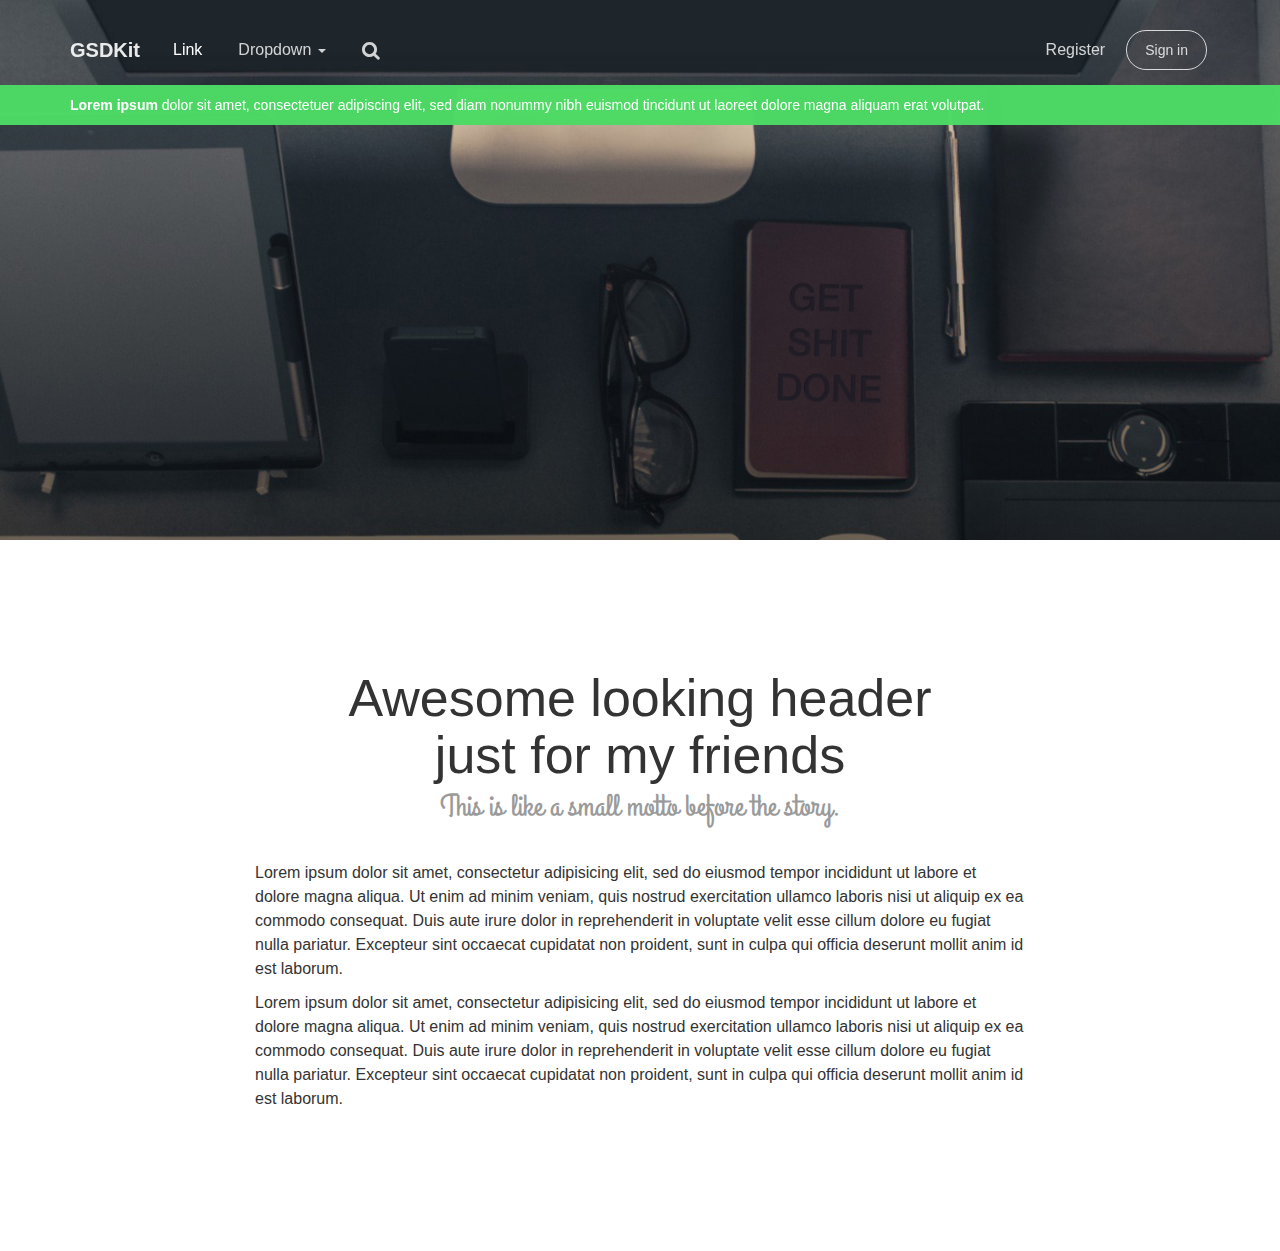
<file: 01/notification.html>
<!doctype html>
<html lang="en">
<head>
	<meta charset="utf-8" />
	<link rel="apple-touch-icon" sizes="76x76" href="assets/img/apple-icon.png">
	<link rel="icon" type="image/png" href="assets/img/favicon.png">
	
	<meta http-equiv="X-UA-Compatible" content="IE=edge,chrome=1" />
	<title>Get Shit Done Kit by Creative Tim</title>

	<meta content='width=device-width, initial-scale=1.0, maximum-scale=1.0, user-scalable=0' name='viewport' />
    <meta name="viewport" content="width=device-width" />
	
    <link href="bootstrap3/css/bootstrap.css" rel="stylesheet" />
    <link href="bootstrap3/css/font-awesome.css" rel="stylesheet" />
    
	<link href="assets/css/gsdk.css" rel="stylesheet" />   
    <link href="assets/css/demo.css" rel="stylesheet" /> 

    <!--     Font Awesome     -->
    <link href="http://netdna.bootstrapcdn.com/font-awesome/4.0.3/css/font-awesome.css" rel="stylesheet">
    <link href='http://fonts.googleapis.com/css?family=Grand+Hotel' rel='stylesheet' type='text/css'>
  
</head>

<body>
 <div id="navbar-full">
    <div id="navbar">
    <!--    
        navbar-default can be changed with navbar-ct-blue navbar-ct-azzure navbar-ct-red navbar-ct-green navbar-ct-orange  
        -->
        <nav class="navbar navbar-default navbar-transparent navbar-fixed-top" role="navigation">
          <div class="alert alert-success">
            <div class="container">
                <b>Lorem ipsum</b> dolor sit amet, consectetuer adipiscing elit, sed diam nonummy nibh euismod tincidunt ut laoreet dolore magna aliquam erat volutpat.
            </div>
          </div>
          
          <div class="container">
            <!-- Brand and toggle get grouped for better mobile display -->
            <div class="navbar-header">
              <button type="button" class="navbar-toggle" data-toggle="collapse" data-target="#bs-example-navbar-collapse-1">
                <span class="sr-only">Toggle navigation</span>
                <span class="icon-bar"></span>
                <span class="icon-bar"></span>
                <span class="icon-bar"></span>
              </button>
              <a class="navbar-brand" href="#gsdk">GSDKit</a>
            </div>
        
            <!-- Collect the nav links, forms, and other content for toggling -->
            <div class="collapse navbar-collapse" id="bs-example-navbar-collapse-1">
              <ul class="nav navbar-nav">
                <li class="active"><a href="#gsdk">Link</a></li>
                <li class="dropdown">
                      <a href="#gsdk" class="dropdown-toggle" data-toggle="dropdown">Dropdown <b class="caret"></b></a>
                      <ul class="dropdown-menu">
                        <li><a href="#gsdk">Action</a></li>
                        <li><a href="#gsdk">Another action</a></li>
                        <li><a href="#gsdk">Something</a></li>
                        <li><a href="#gsdk">Another action</a></li>
                        <li><a href="#gsdk">Something</a></li>
                        <li class="divider"></li>
                        <li><a href="#gsdk">Separated link</a></li>
                      </ul>
                </li>
                <li>
                    <a href="javascript:void(0);" data-toggle="search" class="hidden-xs"><i class="fa fa-search"></i></a>
                </li>
              </ul>
               <form class="navbar-form navbar-left navbar-search-form" role="search">                  
                 <div class="form-group">
                      <input type="text" value="" class="form-control" placeholder="Search...">
                 </div> 
              </form>
              <ul class="nav navbar-nav navbar-right">
                    <li><a href="#gsdk">Register</a></li>
                    
                    <li><button href="#gsdk" class="btn btn-round btn-default">Sign in</button></li>
               </ul>
              
            </div><!-- /.navbar-collapse -->
          </div><!-- /.container-fluid -->
        </nav>
     <div class="blurred-container">
            <div class="img-src" style="background-image: url('assets/img/bg.jpg')"></div>
        </div>
    </div><!--  end navbar -->

</div> <!-- end menu-dropdown -->

<div class="main">
    <div class="container tim-container" style="max-width:800px; padding-top:100px">
       <h1 class="text-center">Awesome looking header <br> just for my friends<small class="subtitle">This is like a small motto before the story.</small></h1>
       <p>Lorem ipsum dolor sit amet, consectetur adipisicing elit, sed do eiusmod tempor incididunt ut labore et dolore magna aliqua. Ut enim ad minim veniam, quis nostrud exercitation ullamco laboris nisi ut aliquip ex ea commodo consequat. Duis aute irure dolor in reprehenderit in voluptate velit esse cillum dolore eu fugiat nulla pariatur. Excepteur sint occaecat cupidatat non proident, sunt in culpa qui officia deserunt mollit anim id est laborum.</p>
       <p>Lorem ipsum dolor sit amet, consectetur adipisicing elit, sed do eiusmod tempor incididunt ut labore et dolore magna aliqua. Ut enim ad minim veniam, quis nostrud exercitation ullamco laboris nisi ut aliquip ex ea commodo consequat. Duis aute irure dolor in reprehenderit in voluptate velit esse cillum dolore eu fugiat nulla pariatur. Excepteur sint occaecat cupidatat non proident, sunt in culpa qui officia deserunt mollit anim id est laborum.</p>      
           <!--     end extras -->        
    </div>
    <div class="space"></div>
<!-- end container -->
</div>
<!-- end main -->

</body>

     <script src="jquery/jquery-1.10.2.js" type="text/javascript"></script>
	<script src="assets/js/jquery-ui-1.10.4.custom.min.js" type="text/javascript"></script>

	<script src="bootstrap3/js/bootstrap.js" type="text/javascript"></script>
	<script src="assets/js/gsdk-checkbox.js"></script>
	<script src="assets/js/gsdk-radio.js"></script>
	<script src="assets/js/gsdk-bootstrapswitch.js"></script>
	<script src="assets/js/get-shit-done.js"></script>
	
    <script src="assets/js/custom.js"></script>

</html>
</file>
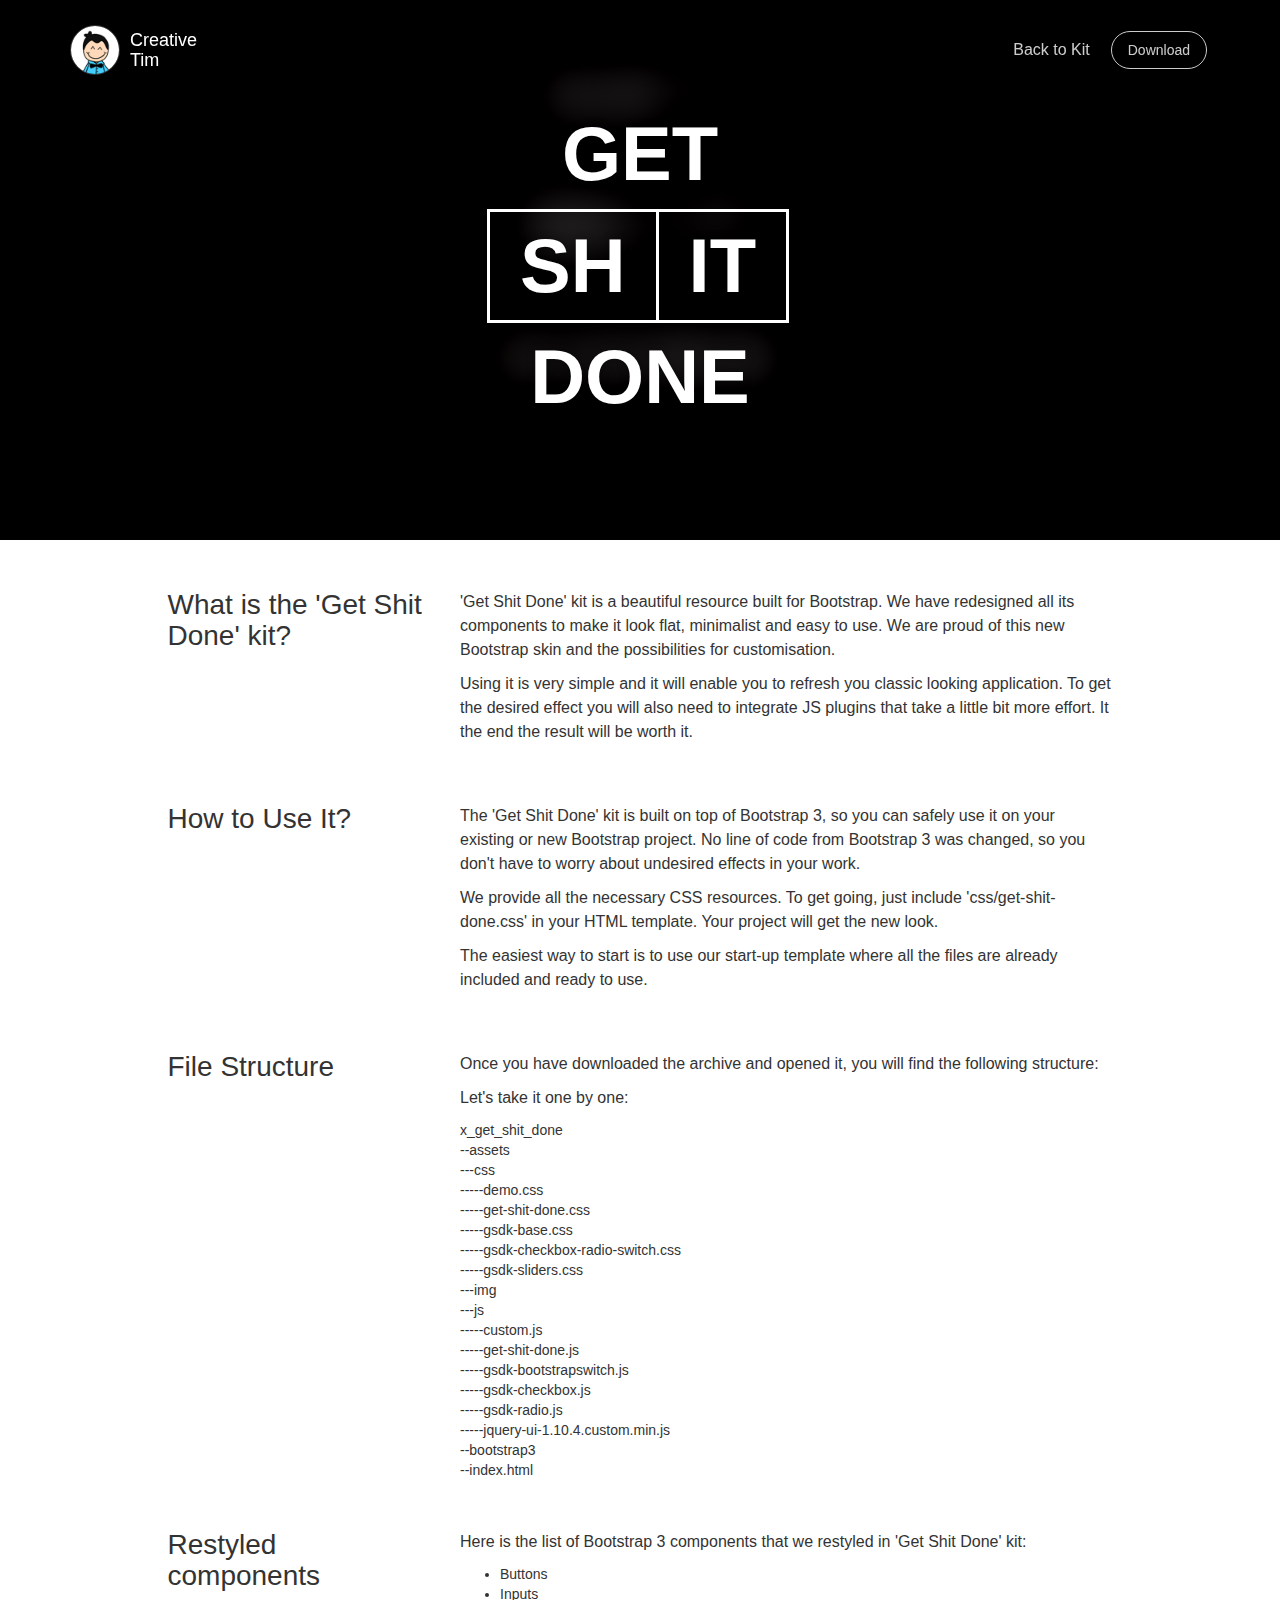
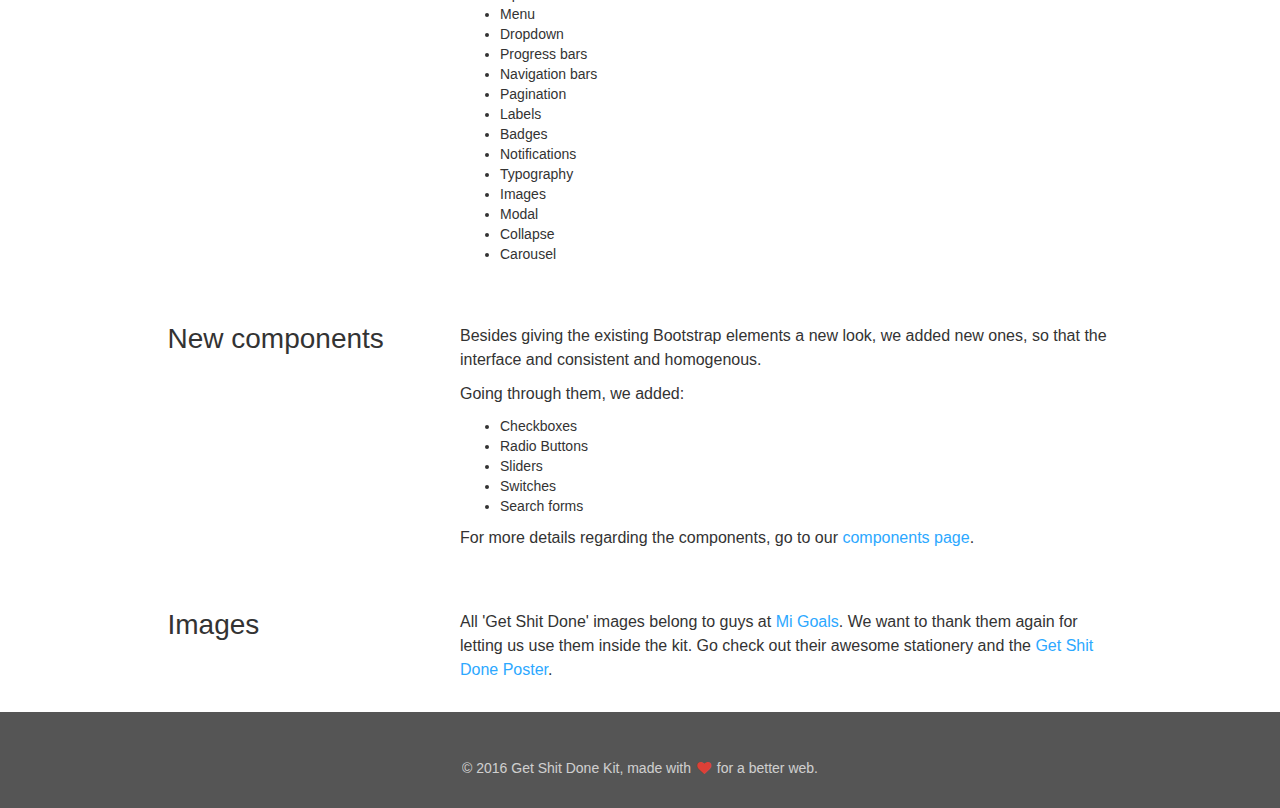
<file: 01/tutorial.html>
<!doctype html>
<html lang="en">
<head>
	<meta charset="utf-8" />
	<link rel="apple-touch-icon" sizes="76x76" href="assets/img/apple-icon.png">
	<link rel="icon" type="image/png" href="assets/img/favicon.png">
	
	<meta http-equiv="X-UA-Compatible" content="IE=edge,chrome=1" />
	<title>Get Shit Done Kit Tutorial by Creative Tim</title>

	<meta content='width=device-width, initial-scale=1.0, maximum-scale=1.0, user-scalable=0' name='viewport' />
    <meta name="viewport" content="width=device-width" />
	
    <link href="bootstrap3/css/bootstrap.css" rel="stylesheet" />
    
	<link href="assets/css/gsdk.css" rel="stylesheet" />   
    <link href="assets/css/demo.css" rel="stylesheet" />  

    <link href="bootstrap3/css/font-awesome.css" rel="stylesheet">

	<script src="jquery/jquery-1.10.2.js" type="text/javascript"></script>
	<script src="assets/js/jquery-ui-1.10.4.custom.min.js" type="text/javascript"></script>

	<script src="bootstrap3/js/bootstrap.js" type="text/javascript"></script>
	<script src="assets/js/gsdk-checkbox.js"></script>
	<script src="assets/js/gsdk-radio.js"></script>
	<script src="assets/js/gsdk-bootstrapswitch.js"></script>
	<script src="assets/js/get-shit-done.js"></script>
  
</head>
<body>

<div id="navbar-full">
    <div class="container">
        <nav class="navbar navbar-ct-blue navbar-transparent navbar-fixed-top" role="navigation">
          
          <div class="container">
            <!-- Brand and toggle get grouped for better mobile display -->
            <div class="navbar-header">
                <button type="button" class="navbar-toggle" data-toggle="collapse" data-target="#bs-example-navbar-collapse-1">
                    <span class="sr-only">Toggle navigation</span>
                    <span class="icon-bar"></span>
                    <span class="icon-bar"></span>
                    <span class="icon-bar"></span>
                </button>
                <a href="http://creative-tim.com">
                     <div class="logo-container">
                        <div class="logo">
                            <img src="assets/img/new_logo.png">
                        </div>
                        <div class="brand">
                            Creative Tim
                        </div>
                    </div>
                </a>
            </div>
        
            <!-- Collect the nav links, forms, and other content for toggling -->
            <div class="collapse navbar-collapse" id="bs-example-navbar-collapse-1">
              <ul class="nav navbar-nav navbar-right">
                    <li><a href="index.html">Back to Kit</a></li>
                    
                    <li><a href="http://www.creative-tim.com/product/get-shit-done-kit" class="btn btn-round btn-default">Download</a></li>
               </ul>
              
            </div><!-- /.navbar-collapse -->
          </div><!-- /.container-fluid -->
        </nav>
    </div><!--  end container-->
    
    <div class='blurred-container'>
        <div class="motto">
            <div>Get</div>
            <div class="border no-right-border">Sh</div><div class="border">it</div>
            <div>Done</div>
        </div>
        <div class="img-src" style="background-image: url('assets/img/blurred-black-cover.jpeg')"></div>
        <div class="img-src img-blurred" style="background-image: url('assets/img/blurred-black-cover.jpeg')"></div>
    </div>
    
</div>

<div class="main">
<div class="container tim-container">

    <div class="row tim-row">
        <div class="col-md-3 col-md-offset-1">
            <h3>What is the 'Get Shit Done' kit? </h3>
        </div>
        <div class="col-md-7">
            <p>
            'Get Shit Done' kit is a beautiful resource built for Bootstrap. We have redesigned all its components to make it look flat, minimalist and easy to use. We are proud of this new Bootstrap skin and the possibilities for customisation.
            </p>
            <p>
                Using it is very simple and it will enable you to refresh you classic looking application. To get the desired effect you will also need to integrate JS plugins that take a little bit more effort. It the end the result will be worth it.
            </p>
        </div>
        
    </div>
<!--     end row -->

    <div class="row tim-row">
        <div class="col-md-3 col-md-offset-1">
            <h3>How to Use It? </h3>
        </div>
        <div class="col-md-7"> 
        <p>
        The 'Get Shit Done' kit is built on top of Bootstrap 3, so you can safely use it on your existing or new Bootstrap project. No line of code from Bootstrap 3 was changed, so you don't have to worry about undesired effects in your work.
        </p>
        <p>
            We provide all the necessary CSS resources. To get going, just include 'css/get-shit-done.css' in your HTML template. Your project will get the new look.
        </p>
        <p>
            The easiest way to start is to use our start-up template where all the files are already included and ready to use.
        </p>
        </div>
    </div>
<!--   end row -->  

<div class="row tim-row">
    <div class="col-md-3 col-md-offset-1">
        <h3>File Structure</h3>
    </div>
    <div class="col-md-7">
        <p>
            Once you have downloaded the archive and opened it, you will find the following structure:
            
        </p>
        <p>
            Let's take it one by one:
        </p>
        x_get_shit_done<br>
        --assets<br>
        ---css<br>
        -----demo.css<br>
        -----get-shit-done.css<br>
        -----gsdk-base.css<br>
        -----gsdk-checkbox-radio-switch.css<br>
        -----gsdk-sliders.css<br>
        ---img<br>
        ---js<br>
        -----custom.js<br>
        -----get-shit-done.js<br>
        -----gsdk-bootstrapswitch.js<br>
        -----gsdk-checkbox.js<br>
        -----gsdk-radio.js<br>
        -----jquery-ui-1.10.4.custom.min.js<br>
        --bootstrap3<br>
        --index.html<br>
    </div>
</div>
<!-- end row -->

<div class="row tim-row">
    <div class="col-md-3 col-md-offset-1">
        <h3>Restyled components</h3>
    </div>
    <div class="col-md-7">
        <p>
        Here is the list of Bootstrap 3 components that we restyled in 'Get Shit Done' kit:
            <ul>
                <li> Buttons </li>
                <li> Inputs</li>
                <li> Menu </li>
                <li> Dropdown</li>
                <li> Progress bars</li>
                <li> Navigation bars</li>
                <li> Pagination</li>
                <li> Labels</li>
                <li> Badges</li>
                <li> Notifications</li>
                <li> Typography</li>
                <li> Images</li>
                <li> Modal </li>
                <li> Collapse</li>
                <li> Carousel</li>
            </ul>
        </p>
    </div>
</div>
<!-- end row -->

<div class="row tim-row">
    <div class="col-md-3 col-md-offset-1">
        <h3>New components</h3>
    </div>
    <div class="col-md-7">
        <p>
        Besides giving the existing Bootstrap elements a new look, we added new ones, so that the interface and consistent and homogenous.
        </p>
        <p>
        Going through them, we added:
        <ul>
            <li> Checkboxes</li>
            <li> Radio Buttons</li>
            <li> Sliders</li>
            <li> Switches</li>
            <li> Search forms</li>
        </ul>
        </p>
        <p>
            For more details regarding the components, go to our <a href="components.html">components page</a>.
        </p>
    </div>
</div>
<!-- end row -->

<div class="row tim-row">
    <div class="col-md-3 col-md-offset-1">
        <h3>Images</h3>
    </div>
    <div class="col-md-7">
        <p>
        All 'Get Shit Done' images belong to guys at <a href="http://www.migoals.com.au/">Mi Goals</a>. We want to thank them again for letting us use them inside the kit. Go check out their awesome stationery and the <a href="http://migoals.com/product/get-shit-done-booklets/">Get Shit Done Poster</a>.
        </p>
    </div>
</div>
<!-- end row -->

</div>
<!-- end container -->
</div>

<div class="footer">
    <div class="overlayer">
    <div class="container">
        <div class="row support">
            <div class="col-sm-3">

            </div>
            <div class="col-sm-3">

            </div>
            <div class="col-sm-4">

            </div>
            <div class="col-sm-2">

            </div>
        </div>
        <div class="row">
            <div class="credits">
                &copy; 2016 Get Shit Done Kit, made with <i class="fa fa-heart heart" alt="love"></i> for a better web.
            </div>
        </div>
    </div>
    </div>
</div>

</body>

</html>
</file>
<file: 01/assets/css/demo.css>
.tim-container{
    background: #ffffff;

}
.tim-row{
    margin-bottom: 20px;
}
.tim-title{
    margin-top: 30px;
    margin-bottom: 15px;
}
.tim-typo{
    padding-left: 25%;
    margin-bottom: 40px;
    position: relative;   
}
.tim-typo .tim-note{
    bottom: 10px;
    color: #c0c1c2;
    display: block;
    font-weight: 400;
    font-size: 13px;
    line-height: 13px;
    left: 0;
    margin-left: 20px;
    position: absolute;
    width: 260px;
}
.tim-row{
    margin-top: 50px;
}
.tim-row h3{
    margin-top: 0;
}
.switch{
    margin-right: 20px;
}
#navbar-full .navbar{
    border-radius: 0 !important;
    margin-bottom: 0;
}
.navigation-example{
    margin-top: 0px;
}
.space{
    height: 130px;
    display: block;
}
.navigation-example .img-src{
    background-attachment: scroll; 
}
.main{
    background-color: #FFFFFF;
}
.navigation-example{
    height: 660px;
    background-image: url('../img/bg.jpg');
    background-position: center center;
    background-size: cover;
    position: relative;
}
#notifications{
    background-color: #FFFFFF;
    display: block;
    width: 100%;
    position: relative;
}
.tim-note{
    text-transform: capitalize;
}

.card{
    background-color: #FFFFFF;
    padding: 10px 0 20px;
    width: 100%;
}
.card h3{
    margin-bottom: 20px;
}
.card button{
    margin-top: 30px;
}
.subscribe-form{
    padding-top: 20px;
}
.subscribe-form .form-control{
    
}

.space-100{
    height: 100px;
    display: block;
    width: 100%;
}

.be-social{
    padding-bottom: 20px;
/*     border-bottom: 1px solid #aaa; */
    margin: 0 auto 40px;
}
.txt-white{
    color: #FFFFFF;
}
.txt-gray{
    color: #ddd !important;
}
.footer{
    background-color: #DDDDDD;
    background-image: url('../img/cover_4_blur.jpg');
    background-attachment: fixed;
    position: relative;
}
.heart{
    color: #FF3B30;
}
.footer .overlayer{
    background-color: rgba(27, 27, 27, 0.7);
    position: relative;
}
.footer .credits {
    margin-top: 25px;
    padding: 20px 0 15px;
    text-align: center;
    color: #EEE;
}
.footer .credits a{
    color: #FFFFFF;
}
.social-share{
    float: left;
    margin-right: 8px;
}
.social-share a{
    color: #FFFFFF;
}
#subscribe_email{
    border-radius: 0;
    border-left: 0;
    border-right: 0;
}
.pick-class-label{
    border-radius: 8px;
    color: #ffffff;
    cursor: pointer;
    display: inline;
    font-size: 75%;
    font-weight: bold;
    line-height: 1;
    margin-right: 10px;
    padding: 15px 23px;
    text-align: center;
    vertical-align: baseline;
    white-space: nowrap;
}

.parallax-pro{
  width:100%;
  display: block;
  position: relative;
  background-color: #000;
}
.parallax-pro > .img-src{
    background-position: center center;
    background-repeat: no-repeat;
    background-size: cover;
    position: absolute;
    width: 100%;
    height: 100%;
    z-index: 0;
    
}
.parallax-pro:after{
    position: absolute;
    left: 0;
    top: 0;
    width: 100%;
    height: 100%;
    background-color: rgba(0,0,0,.3);
    display: block;
    content: "";
    z-index: 0;
}
.parallax-pro .container{
    padding-top: 20px;
    z-index: 1;
    position: relative;
}
.parallax-pro .hello a{
    color: #fff;
    text-decoration: none;
}
.parallax-pro .hello{
    font-size: 48px;
    font-weight: 300;
    position: relative;
/*     width: 430px; */
    margin: 30px auto 50px;
}
.parallax-pro .label{
    font-size: 18px;
    position: absolute;
    text-transform: uppercase;
    background-color: #FF9500;
    color: #FFFFFF;
    width: 60px;
    margin-top: 10px;
    margin-left: 10px;
    padding: 0;
    line-height: 30px;
    text-align: center;
    font-weight: 500;
    letter-spacing: 0;
}
.parallax-pro small{
    padding-top: 15px;
    font-size: 20px;
    display: block;
    color: #fff;
}
.parallax-pro ul{
     width: 280px;
    margin: 0 auto;
}
.parallax-pro li{
    padding: 9px 0;
    border-bottom: 1px solid #777;
}
.parallax-pro .actions{
    margin-top: 40px;
}
.parallax-pro .actions{
    margin-left: 10px;
}
.parallax-pro .motto{
    color: #FFFFFF;
    font-size: 64px;
    font-weight: 600;
    position: relative;
    text-align: center;
    text-shadow: 0 0 10px rgba(0, 0, 0, 0.27);
    text-transform: uppercase;
    z-index: 3;
    margin: 0 auto;
    top: 22%;
    width: 285px;
}
.parallax-pro .motto .pro{
    position: absolute;
    font-size: 18px;
    background-color: #FFFFFF;
    width: 70px;
    height: 70px;
    border-radius: 50%;
    text-align: center;
    line-height: 70px;
    color: #333333;
    text-shadow: 0 0 0;
}
.parallax-pro .motto .square{
       padding: 7px 14px;
    height: auto;
    width: auto;
    line-height: inherit;
    border-radius: 6px;
    bottom: 22px;
    right: -25px;
    color: #FFFFFF;
    background-color: #ff9500;
    font-weight: 300;
    background-color: #ff9500;
}
.social-share{
    margin-right: 0px;
    margin-top: 10px;
}
.footer h4{
    margin: 0px 0 20px;
}
.space-30{
    height: 30px;
    display: block;
}
.credits{
    display: block;
    margin: 15px 0;
    color: #ddd;
    opacity: .8;
}
.credits a{
    color: #FFFFFF;
}
.sharing-title{
    margin: 10px;
    line-height: 40px;
}
.social-line{
    padding: 5px 0;
}
.section-gray{
    padding: 10px 0;
    background-color: #EEE;
}
.section-gray h5{
    margin: 0;
    line-height: 40px;
}

/*   EXTRA SHIT  */
/* @cristina: fisier singular, folosit pentru efectul de blur la parallax in header */

.blurred-container{
  position:relative;
  width:100%;
  height:540px;
  top:0;
  left:0;
}
.blurred-container > .img-src{
    position:fixed;
    width:100%;
    height:540px;
    background-repeat:no-repeat;
    background-size:cover;
    background-position: center center;
}
.blur{
  opacity:0;
}

.logo-container{
    margin-top: 10px;
}
.logo-container .logo{
    overflow: hidden;
    border-radius: 50%;
    border: 1px solid #333333;
    height: 50px;
    width: 50px;
    float: left;
}
.logo-container .logo img{
    width: 100%;
}
.logo-container .brand{
    font-size: 18px;
    color: #FFFFFF;
    float: left;
    height: 50px;
    line-height: 20px;
    margin-left: 10px;
    margin-top: 5px;
    width: 60px;
}
.blurred-container .motto{
    color: #FFFFFF;
    font-size: 76px;
    font-weight: 600;

    text-align: center;
    text-shadow: 0 0 10px rgba(0, 0, 0, 0.33);
    text-transform: uppercase;
    top: 100px;
    z-index: 3;

    display: block;
    margin: 0 auto;
    position: relative;
    width: 306px;
    height: 0;
}
.blurred-container .motto .border{
    float: left;
    border: 3px solid #FFFFFF;
    padding: 0px 30px;
    text-align: center;
}
.blurred-container .motto .no-right-border{
    border-right: none;
}

@media (max-width: 768px){
    .blurred-container .motto{
        font-size: 60px;
        width: 268px;
        top: 130px;
    }
}
.main{
    background-color: #FFFFFF;
    position: relative;
}

#buttons .btn, #tooltips .btn{
    margin-bottom: 15px;
}
.img-dog{
    display: inline-block;
    margin-bottom: 25px;
}
</file>
